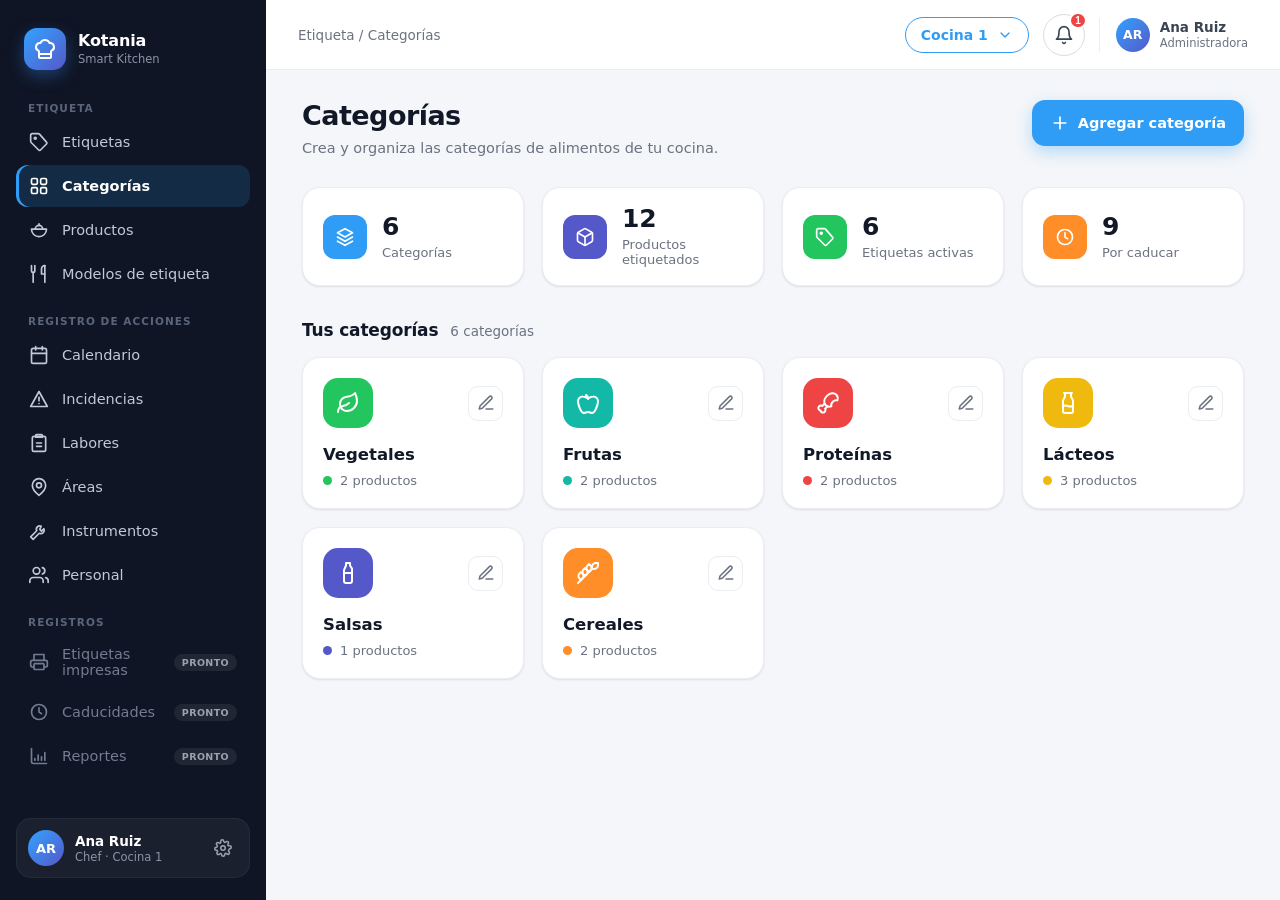
<file: index.html>
<!doctype html>
<html lang="es">

<head>
  <meta charset="utf-8">
  <meta http-equiv="refresh" content="0; url=categorias/index.html">
  <title>Kotania · Smart Kitchen</title>
</head>

<body>
  <p>Redirigiendo a <a href="categorias/index.html">Categorías</a>…</p>
</body>

</html>
</file>
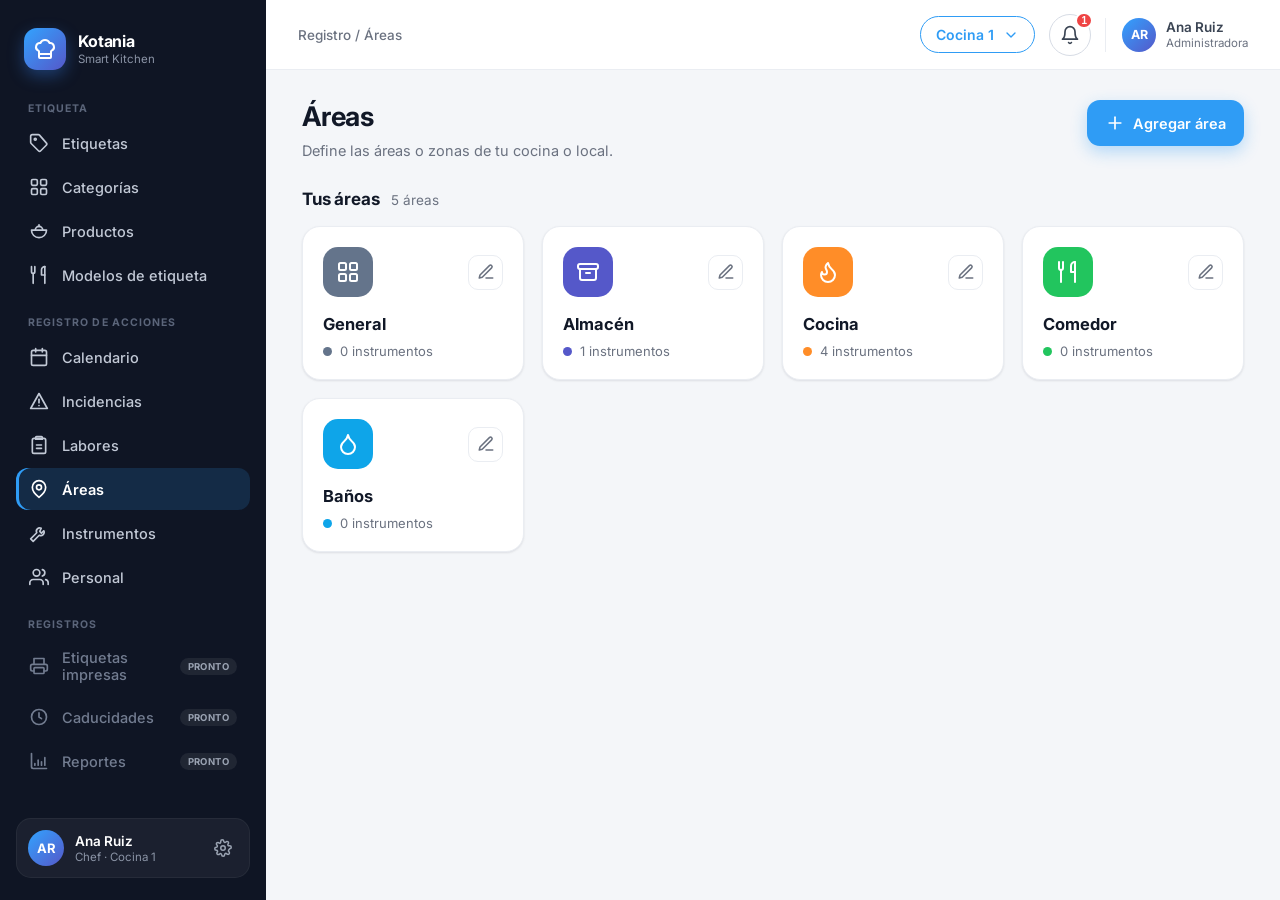
<file: areas/index.html>
<!doctype html>
<html lang="es">

<head>
  <meta charset="utf-8">
  <meta name="viewport" content="width=device-width, initial-scale=1">
  <title>Áreas · Kotania</title>
  <link rel="preconnect" href="https://fonts.googleapis.com">
  <link rel="preconnect" href="https://fonts.gstatic.com" crossorigin>
  <link href="https://fonts.googleapis.com/css2?family=Inter:wght@400;500;600;700;800&display=swap" rel="stylesheet">
  <link rel="stylesheet" href="../shared/common.css">
  <link rel="stylesheet" href="../shared/shell.css">
  <link rel="stylesheet" href="./areas.css">
</head>

<body>
  <script src="../shared/icons.js"></script>
  <div class="app" id="app">
    <aside class="sb" id="sidebar"></aside>
    <main class="main">
      <header class="topbar" id="topbar"></header>
      <div class="content">
        <div class="phead" id="phead"></div>
        <div id="screen-root"></div>
      </div>
    </main>
  </div>
  <input id="area-color-input" type="color" class="swatch-cpick" style="position:fixed;left:-9999px">
  <script src="../shared/store.js"></script>
  <script src="../shared/shell.js"></script>
  <script src="../shared/pickers.js"></script>
  <script src="./areas.js"></script>
</body>

</html>
</file>
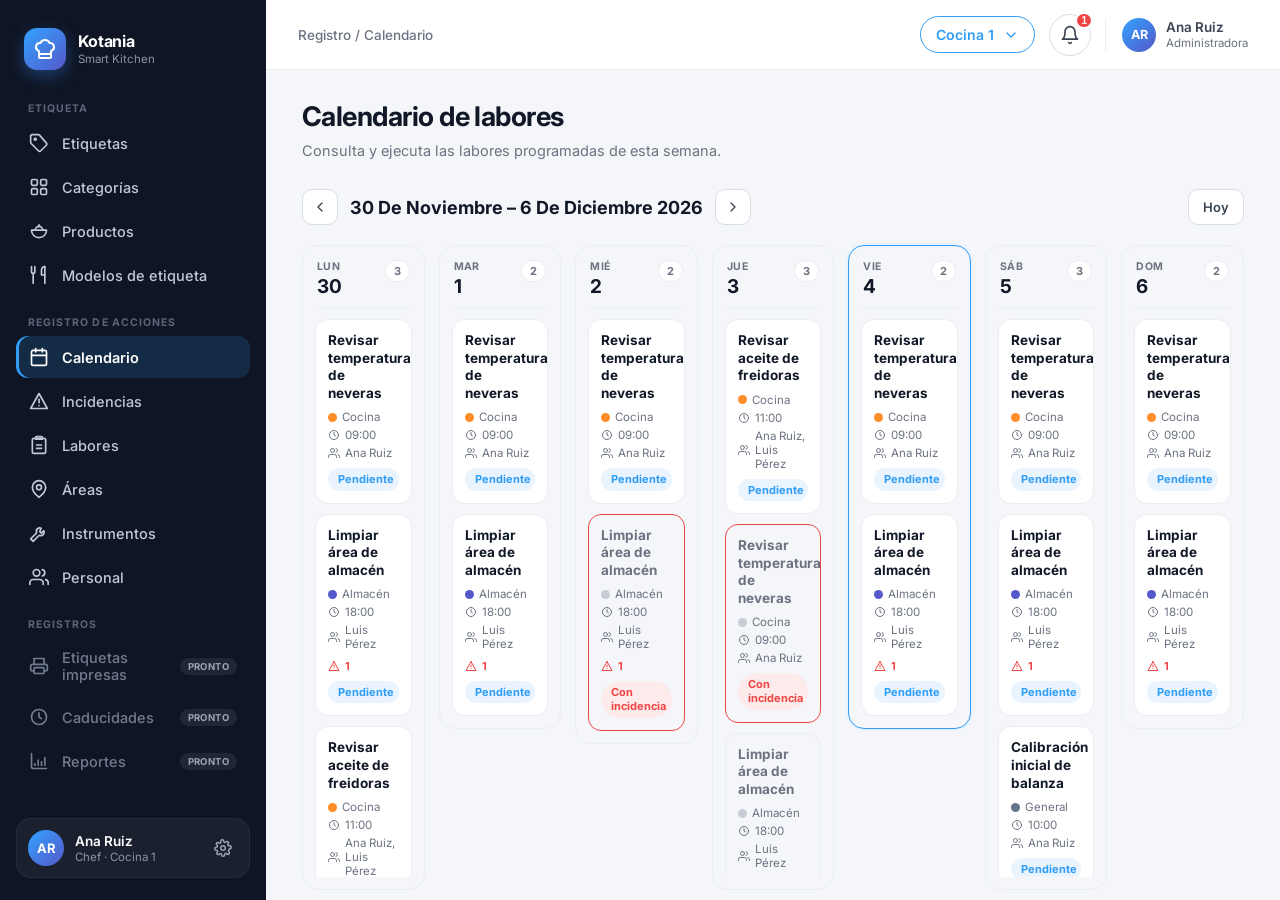
<file: calendario/index.html>
<!doctype html>
<html lang="es">

<head>
  <meta charset="utf-8">
  <meta name="viewport" content="width=device-width, initial-scale=1">
  <title>Calendario · Kotania</title>
  <link rel="preconnect" href="https://fonts.googleapis.com">
  <link rel="preconnect" href="https://fonts.gstatic.com" crossorigin>
  <link href="https://fonts.googleapis.com/css2?family=Inter:wght@400;500;600;700;800&display=swap" rel="stylesheet">
  <link rel="stylesheet" href="../shared/common.css">
  <link rel="stylesheet" href="../shared/shell.css">
  <link rel="stylesheet" href="./calendario.css">
</head>

<body>
  <script src="../shared/icons.js"></script>
  <div class="app" id="app">
    <aside class="sb" id="sidebar"></aside>
    <main class="main">
      <header class="topbar" id="topbar"></header>
      <div class="content">
        <div class="phead" id="phead"></div>
        <div id="screen-root"></div>
      </div>
    </main>
  </div>
  <script src="../shared/store.js"></script>
  <script src="../shared/shell.js"></script>
  <script src="../shared/image-upload.js"></script>
  <script src="./calendario.js"></script>
</body>

</html>
</file>
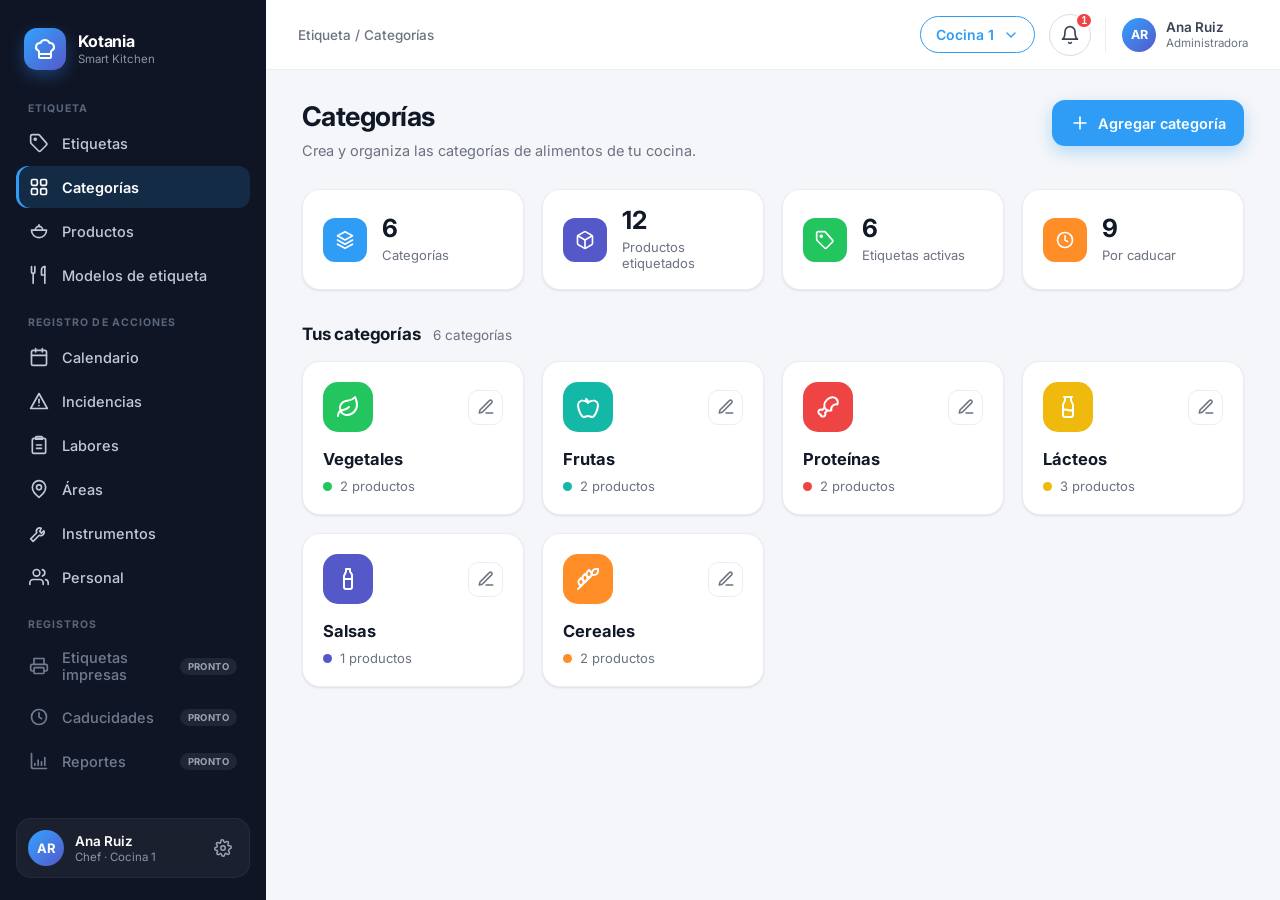
<file: categorias/index.html>
<!doctype html>
<html lang="es">

<head>
  <meta charset="utf-8">
  <meta name="viewport" content="width=device-width, initial-scale=1">
  <title>Categorías · Kotania</title>
  <link rel="preconnect" href="https://fonts.googleapis.com">
  <link rel="preconnect" href="https://fonts.gstatic.com" crossorigin>
  <link href="https://fonts.googleapis.com/css2?family=Inter:wght@400;500;600;700;800&display=swap" rel="stylesheet">
  <link rel="stylesheet" href="../shared/common.css">
  <link rel="stylesheet" href="../shared/shell.css">
  <link rel="stylesheet" href="./categorias.css">
</head>

<body>
  <script src="../shared/icons.js"></script>
  <div class="app" id="app">
    <aside class="sb" id="sidebar"></aside>
    <main class="main">
      <header class="topbar" id="topbar"></header>
      <div class="content">
        <div class="phead" id="phead"></div>
        <div id="screen-root"></div>
      </div>
    </main>
  </div>
  <input id="cat-color-input" type="color" class="swatch-cpick" style="position:fixed;left:-9999px">
  <script src="../shared/store.js"></script>
  <script src="../shared/shell.js"></script>
  <script src="./categorias.js"></script>
</body>

</html>
</file>
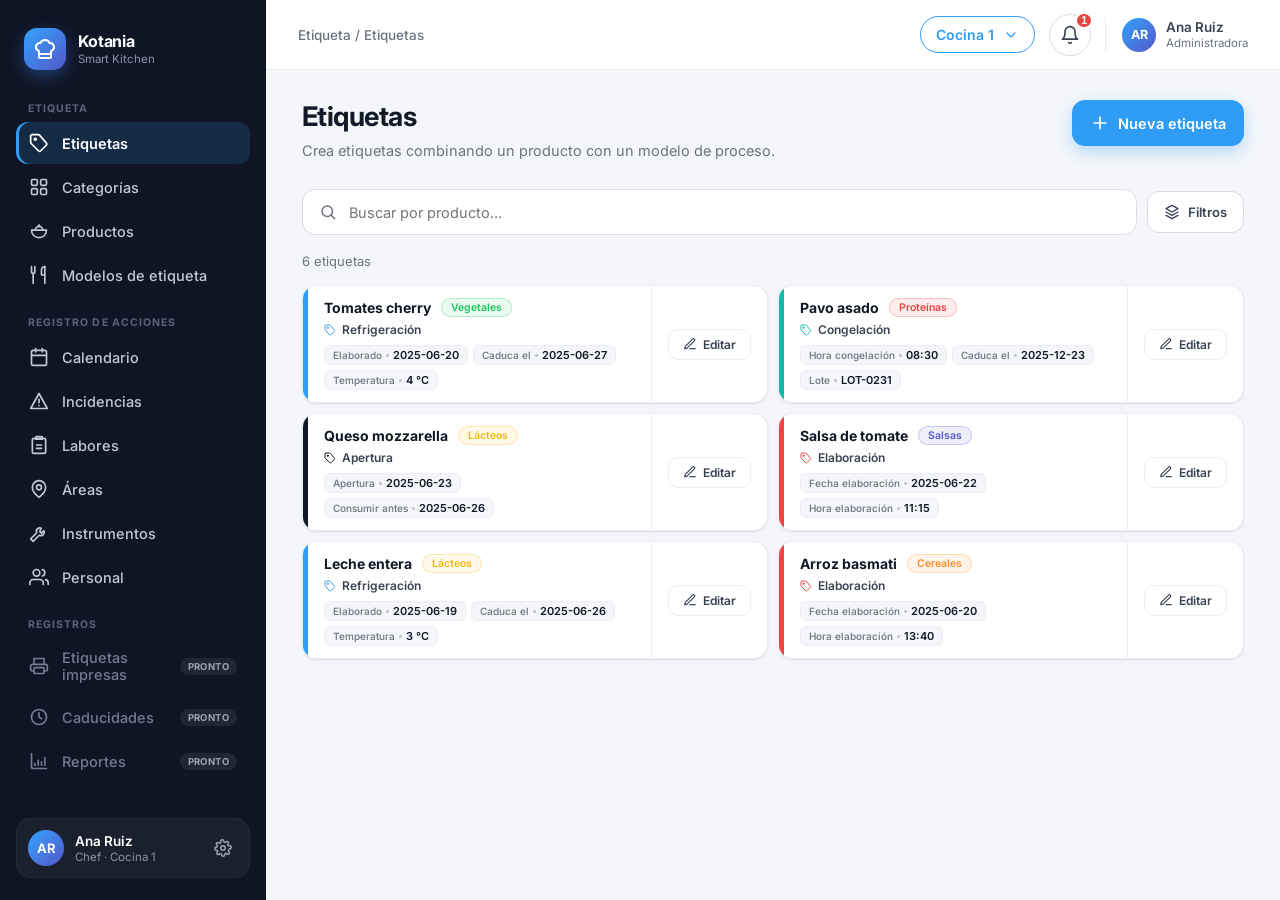
<file: etiquetas/index.html>
<!doctype html>
<html lang="es">

<head>
  <meta charset="utf-8">
  <meta name="viewport" content="width=device-width, initial-scale=1">
  <title>Etiquetas · Kotania</title>
  <link rel="preconnect" href="https://fonts.googleapis.com">
  <link rel="preconnect" href="https://fonts.gstatic.com" crossorigin>
  <link href="https://fonts.googleapis.com/css2?family=Inter:wght@400;500;600;700;800&display=swap" rel="stylesheet">
  <link rel="stylesheet" href="../shared/common.css">
  <link rel="stylesheet" href="../shared/shell.css">
  <link rel="stylesheet" href="./etiquetas.css">
</head>

<body>
  <script src="../shared/icons.js"></script>
  <div class="app" id="app">
    <aside class="sb" id="sidebar"></aside>
    <main class="main">
      <header class="topbar" id="topbar"></header>
      <div class="content">
        <div class="phead" id="phead"></div>
        <div id="screen-root"></div>
      </div>
    </main>
  </div>
  <script src="../shared/store.js"></script>
  <script src="../shared/shell.js"></script>
  <script src="../shared/label-render.js"></script>
  <script src="./etiquetas.js"></script>
</body>

</html>
</file>
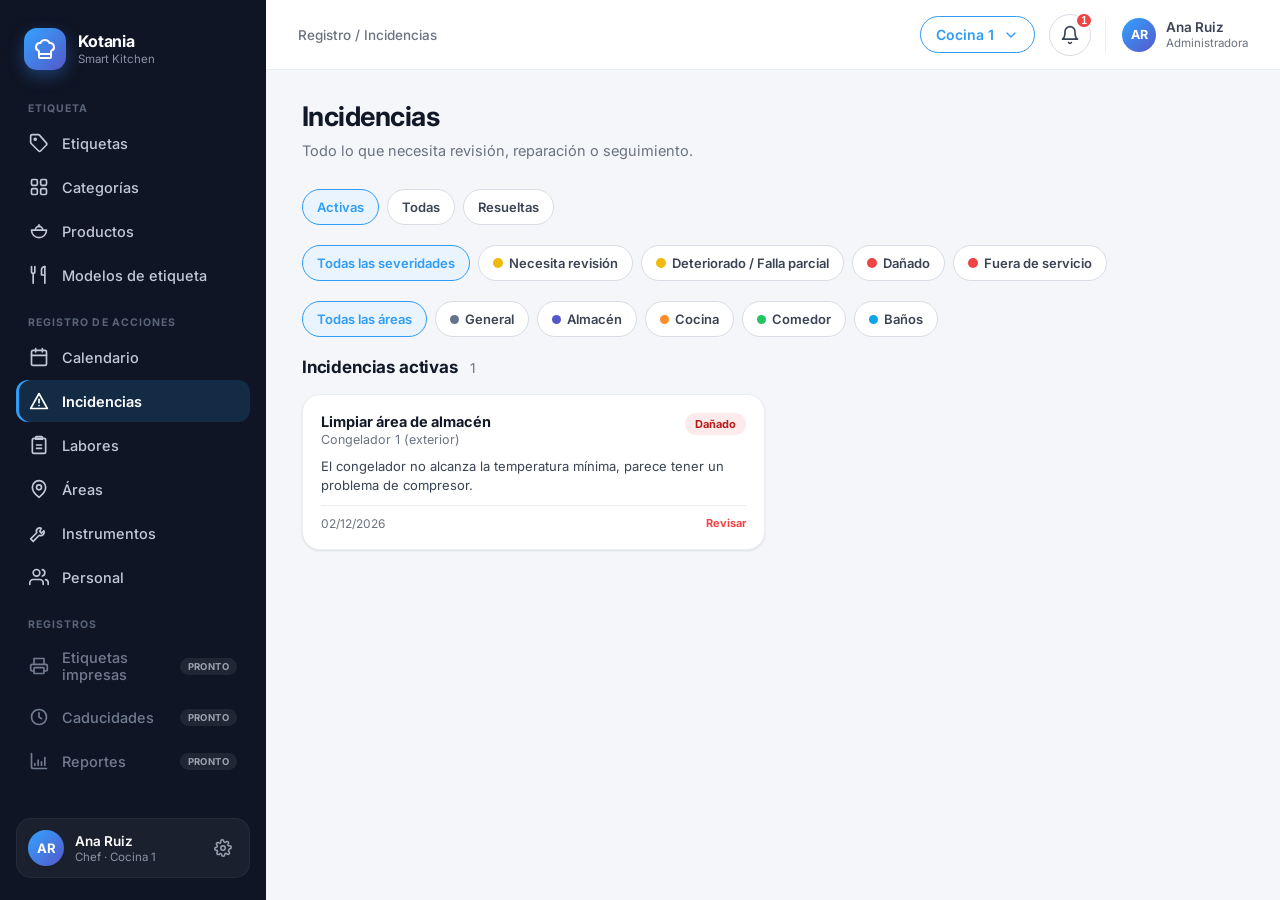
<file: incidencias/index.html>
<!doctype html>
<html lang="es">

<head>
  <meta charset="utf-8">
  <meta name="viewport" content="width=device-width, initial-scale=1">
  <title>Incidencias · Kotania</title>
  <link rel="preconnect" href="https://fonts.googleapis.com">
  <link rel="preconnect" href="https://fonts.gstatic.com" crossorigin>
  <link href="https://fonts.googleapis.com/css2?family=Inter:wght@400;500;600;700;800&display=swap" rel="stylesheet">
  <link rel="stylesheet" href="../shared/common.css">
  <link rel="stylesheet" href="../shared/shell.css">
  <link rel="stylesheet" href="./incidencias.css">
</head>

<body>
  <script src="../shared/icons.js"></script>
  <div class="app" id="app">
    <aside class="sb" id="sidebar"></aside>
    <main class="main">
      <header class="topbar" id="topbar"></header>
      <div class="content">
        <div class="phead" id="phead"></div>
        <div id="screen-root"></div>
      </div>
    </main>
  </div>
  <script src="../shared/store.js"></script>
  <script src="../shared/shell.js"></script>
  <script src="../shared/image-upload.js"></script>
  <script src="./incidencias.js"></script>
</body>

</html>
</file>
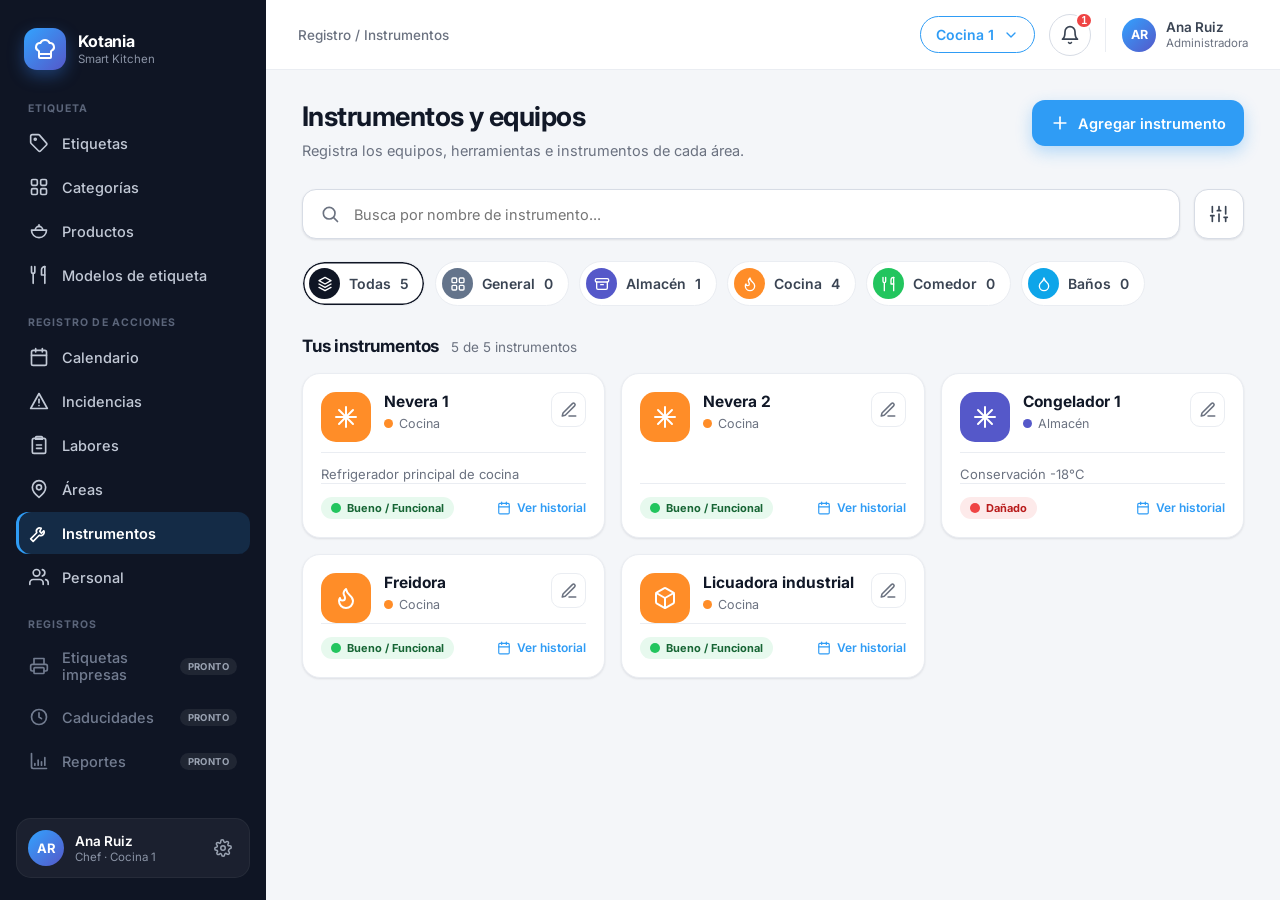
<file: instrumentos/index.html>
<!doctype html>
<html lang="es">

<head>
  <meta charset="utf-8">
  <meta name="viewport" content="width=device-width, initial-scale=1">
  <title>Instrumentos · Kotania</title>
  <link rel="preconnect" href="https://fonts.googleapis.com">
  <link rel="preconnect" href="https://fonts.gstatic.com" crossorigin>
  <link href="https://fonts.googleapis.com/css2?family=Inter:wght@400;500;600;700;800&display=swap" rel="stylesheet">
  <link rel="stylesheet" href="../shared/common.css">
  <link rel="stylesheet" href="../shared/shell.css">
  <link rel="stylesheet" href="./instrumentos.css">
</head>

<body>
  <script src="../shared/icons.js"></script>
  <div class="app" id="app">
    <aside class="sb" id="sidebar"></aside>
    <main class="main">
      <header class="topbar" id="topbar"></header>
      <div class="content">
        <div class="phead" id="phead"></div>
        <div id="screen-root"></div>
      </div>
    </main>
  </div>
  <script src="../shared/store.js"></script>
  <script src="../shared/shell.js"></script>
  <script src="../shared/pickers.js"></script>
  <script src="./instrumentos.js"></script>
</body>

</html>
</file>
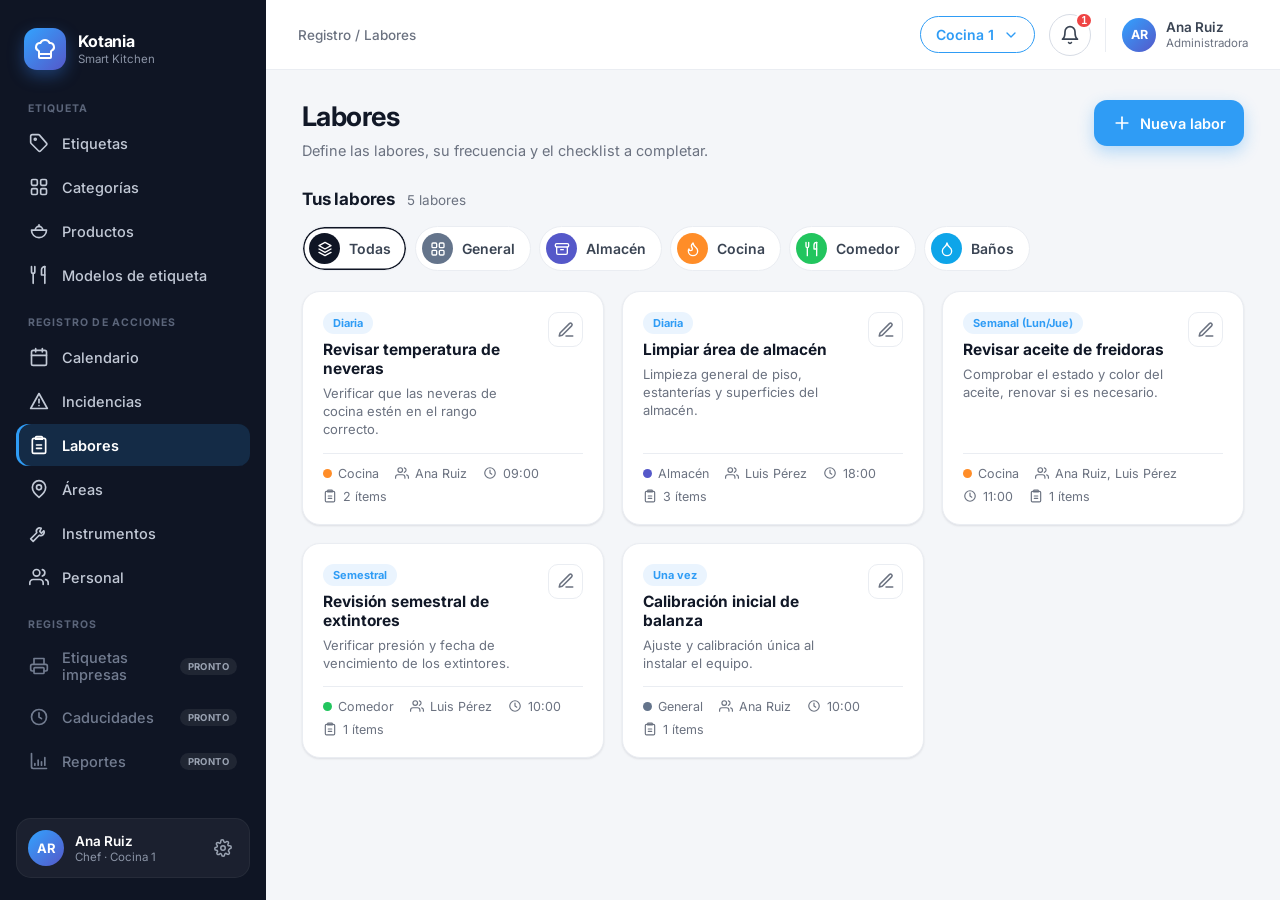
<file: labores/index.html>
<!doctype html>
<html lang="es">

<head>
  <meta charset="utf-8">
  <meta name="viewport" content="width=device-width, initial-scale=1">
  <title>Labores · Kotania</title>
  <link rel="preconnect" href="https://fonts.googleapis.com">
  <link rel="preconnect" href="https://fonts.gstatic.com" crossorigin>
  <link href="https://fonts.googleapis.com/css2?family=Inter:wght@400;500;600;700;800&display=swap" rel="stylesheet">
  <link rel="stylesheet" href="../shared/common.css">
  <link rel="stylesheet" href="../shared/shell.css">
  <link rel="stylesheet" href="./labores.css">
</head>

<body>
  <script src="../shared/icons.js"></script>
  <div class="app" id="app">
    <aside class="sb" id="sidebar"></aside>
    <main class="main">
      <header class="topbar" id="topbar"></header>
      <div class="content">
        <div class="phead" id="phead"></div>
        <div id="screen-root"></div>
      </div>
    </main>
  </div>
  <script src="../shared/store.js"></script>
  <script src="../shared/shell.js"></script>
  <script src="../shared/dropdown.js"></script>
  <script src="./labores.js"></script>
</body>

</html>
</file>
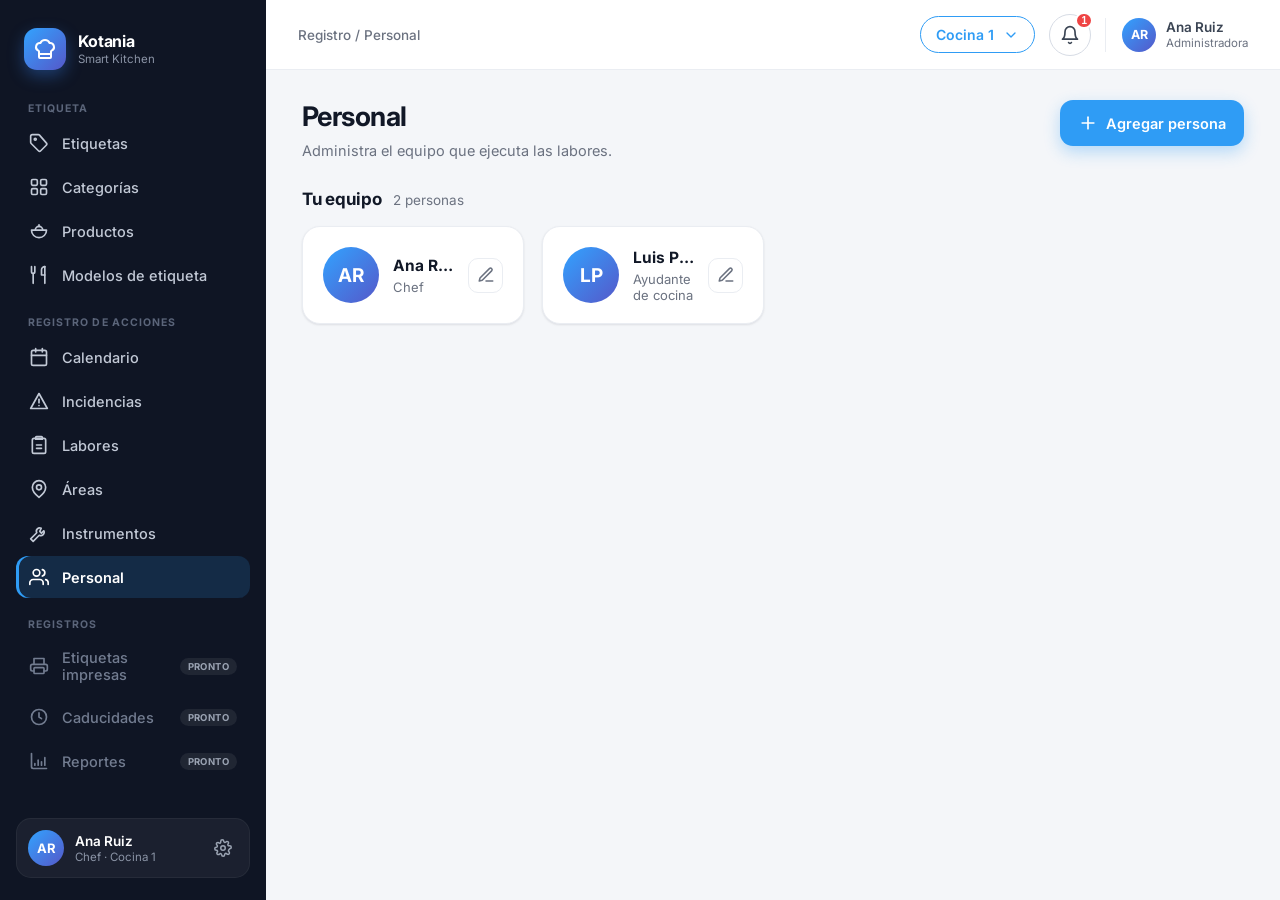
<file: personal/index.html>
<!doctype html>
<html lang="es">

<head>
  <meta charset="utf-8">
  <meta name="viewport" content="width=device-width, initial-scale=1">
  <title>Personal · Kotania</title>
  <link rel="preconnect" href="https://fonts.googleapis.com">
  <link rel="preconnect" href="https://fonts.gstatic.com" crossorigin>
  <link href="https://fonts.googleapis.com/css2?family=Inter:wght@400;500;600;700;800&display=swap" rel="stylesheet">
  <link rel="stylesheet" href="../shared/common.css">
  <link rel="stylesheet" href="../shared/shell.css">
  <link rel="stylesheet" href="./personal.css">
</head>

<body>
  <script src="../shared/icons.js"></script>
  <div class="app" id="app">
    <aside class="sb" id="sidebar"></aside>
    <main class="main">
      <header class="topbar" id="topbar"></header>
      <div class="content">
        <div class="phead" id="phead"></div>
        <div id="screen-root"></div>
      </div>
    </main>
  </div>
  <script src="../shared/store.js"></script>
  <script src="../shared/shell.js"></script>
  <script src="./personal.js"></script>
</body>

</html>
</file>
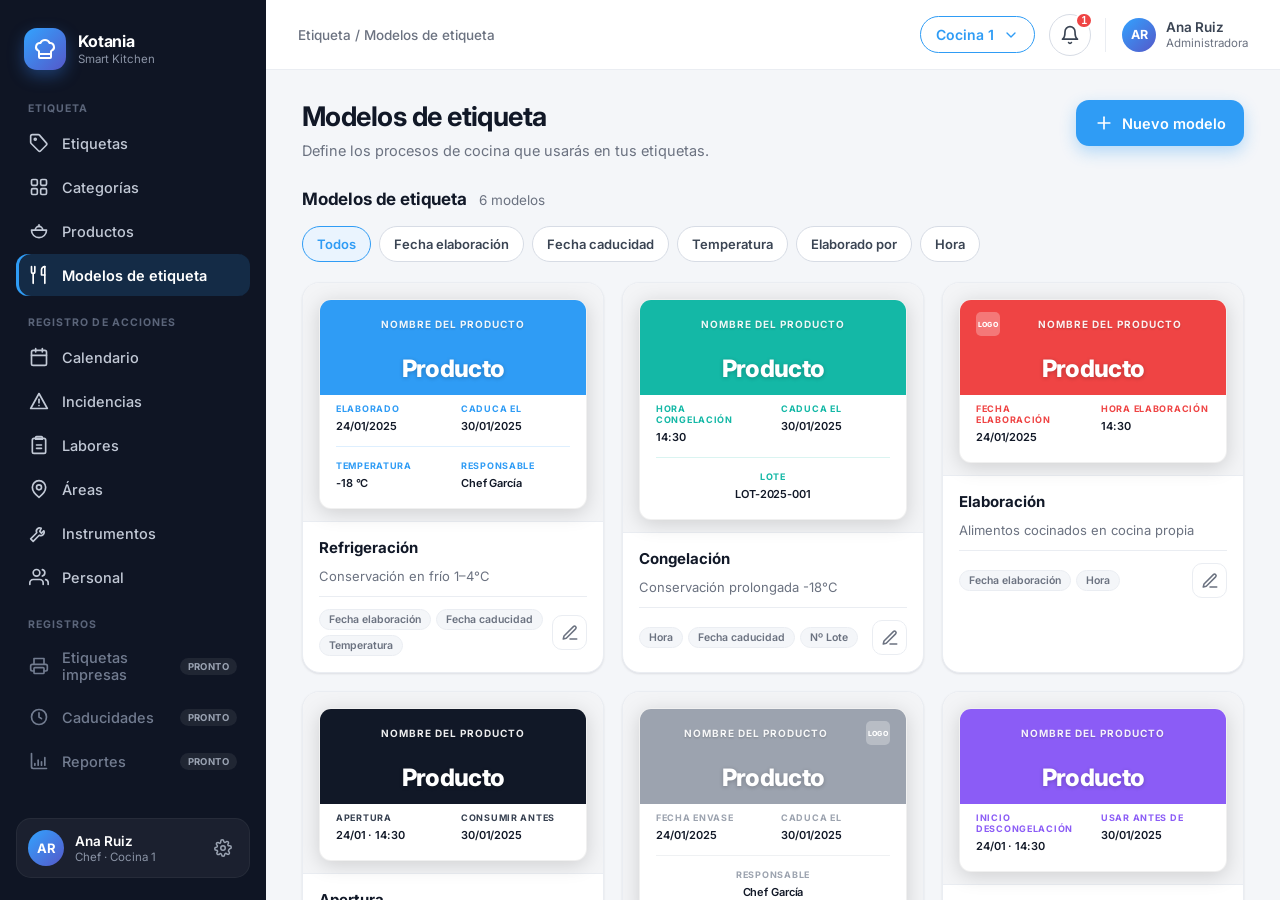
<file: procesos/index.html>
<!doctype html>
<html lang="es">

<head>
  <meta charset="utf-8">
  <meta name="viewport" content="width=device-width, initial-scale=1">
  <title>Modelos de etiqueta · Kotania</title>
  <link rel="preconnect" href="https://fonts.googleapis.com">
  <link rel="preconnect" href="https://fonts.gstatic.com" crossorigin>
  <link href="https://fonts.googleapis.com/css2?family=Inter:wght@400;500;600;700;800&display=swap" rel="stylesheet">
  <link rel="stylesheet" href="../shared/common.css">
  <link rel="stylesheet" href="../shared/shell.css">
  <link rel="stylesheet" href="./procesos.css">
</head>

<body>
  <script src="../shared/icons.js"></script>
  <div class="app" id="app">
    <aside class="sb" id="sidebar"></aside>
    <main class="main">
      <header class="topbar" id="topbar"></header>
      <div class="content">
        <div class="phead" id="phead"></div>
        <div id="screen-root"></div>
      </div>
    </main>
  </div>
  <input id="accent-color-input" type="color" class="swatch-cpick" style="position:fixed;left:-9999px">
  <script src="../shared/store.js"></script>
  <script src="../shared/shell.js"></script>
  <script src="../shared/label-render.js"></script>
  <script src="./procesos.js"></script>
</body>

</html>
</file>
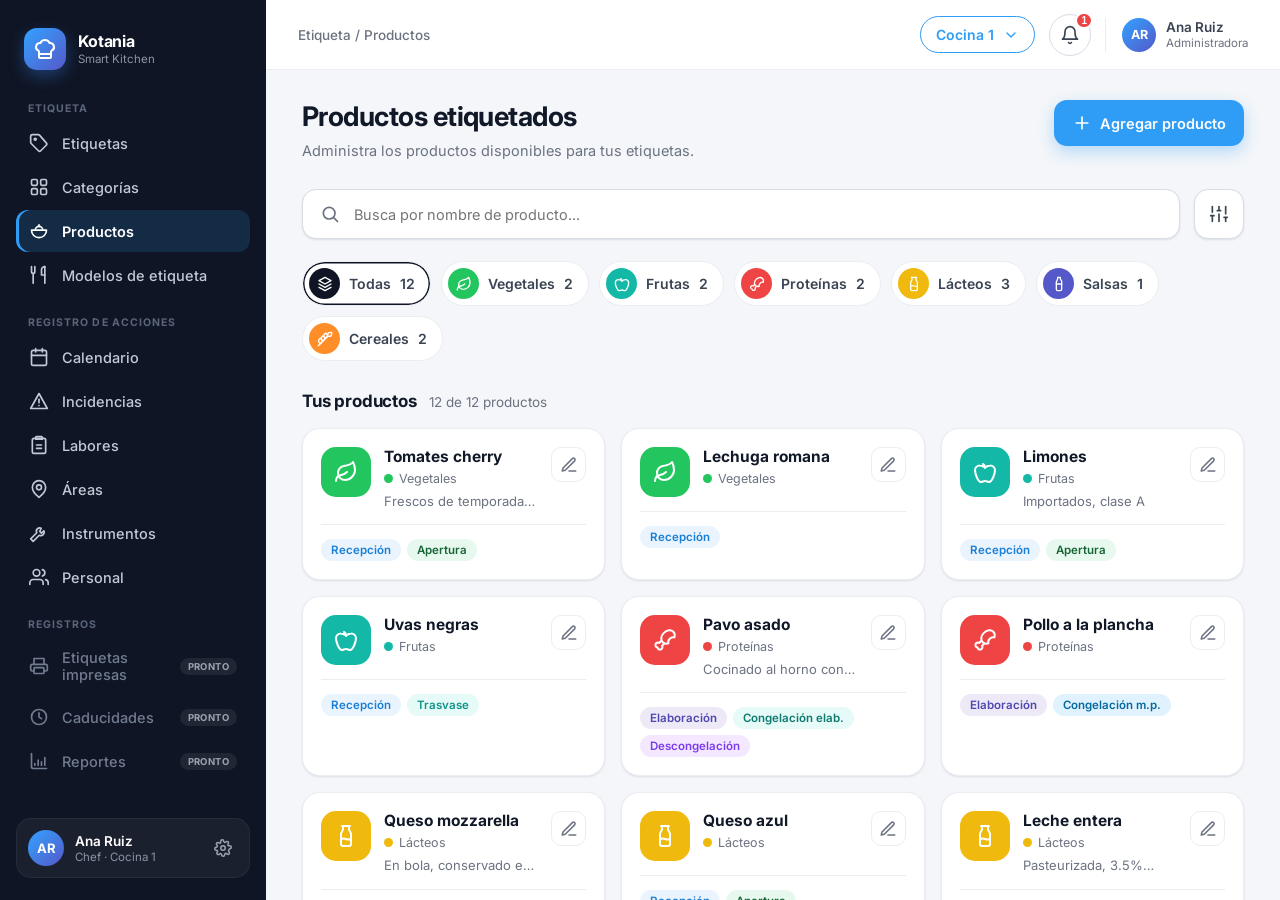
<file: productos/index.html>
<!doctype html>
<html lang="es">

<head>
  <meta charset="utf-8">
  <meta name="viewport" content="width=device-width, initial-scale=1">
  <title>Productos · Kotania</title>
  <link rel="preconnect" href="https://fonts.googleapis.com">
  <link rel="preconnect" href="https://fonts.gstatic.com" crossorigin>
  <link href="https://fonts.googleapis.com/css2?family=Inter:wght@400;500;600;700;800&display=swap" rel="stylesheet">
  <link rel="stylesheet" href="../shared/common.css">
  <link rel="stylesheet" href="../shared/shell.css">
  <link rel="stylesheet" href="./productos.css">
</head>

<body>
  <script src="../shared/icons.js"></script>
  <div class="app" id="app">
    <aside class="sb" id="sidebar"></aside>
    <main class="main">
      <header class="topbar" id="topbar"></header>
      <div class="content">
        <div class="phead" id="phead"></div>
        <div id="screen-root"></div>
      </div>
    </main>
  </div>
  <script src="../shared/store.js"></script>
  <script src="../shared/shell.js"></script>
  <script src="./productos.js"></script>
</body>

</html>
</file>
<file: shared/common.css>
* {
          box-sizing: border-box
        }

html,
        body {
          margin: 0;
          padding: 0
        }

:root {
          --brand: #2F9CF5;
          --brand-50: #EAF4FE;
          --navy: #0F1524;
          --bg: #F4F6F9;
          --surface: #FFFFFF;
          --line: #EAEDF2;
          --line-2: #D7DCE5;
          --t1: #111827;
          --t2: #3A4453;
          --t3: #6B7280;
          --green: #22C55E;
          --orange: #FF8D28;
          --yellow: #F0B90D;
          --red: #EF4444;
          --purple: #5558C9;
          --teal: #14B8A6;
          --grad: linear-gradient(135deg, #32A3FF 0%, #5558C9 100%);
          --sh-sm: 0 1px 2px rgba(16, 24, 40, .05), 0 1px 3px rgba(16, 24, 40, .05);
          --sh-lg: 0 16px 40px rgba(16, 24, 40, .12);
        }

.ic {
          fill: none;
          stroke: currentColor;
          stroke-width: 2;
          stroke-linecap: round;
          stroke-linejoin: round;
          display: block;
          flex-shrink: 0
        }

.ic12 {
          width: 12px;
          height: 12px
        }

.ic13 {
          width: 13px;
          height: 13px
        }

.ic14 {
          width: 14px;
          height: 14px
        }

.ic15 {
          width: 15px;
          height: 15px
        }

.ic16 {
          width: 16px;
          height: 16px
        }

.ic22 {
          width: 22px;
          height: 22px
        }

.ic18 {
          width: 18px;
          height: 18px
        }

.ic20 {
          width: 20px;
          height: 20px
        }

.ic24 {
          width: 24px;
          height: 24px
        }

.ic28 {
          width: 28px;
          height: 28px
        }

.btn {
          display: inline-flex;
          align-items: center;
          justify-content: center;
          gap: 8px;
          padding: 0 18px;
          height: 46px;
          border-radius: 13px;
          border: 0;
          font-family: inherit;
          font-size: 14.5px;
          font-weight: 600;
          cursor: pointer;
          transition: all .15s;
          white-space: nowrap
        }

.btn-primary {
          background: var(--brand);
          color: #fff;
          box-shadow: 0 6px 16px rgba(47, 156, 245, .32)
        }

.btn-ghost {
          background: #fff;
          color: var(--t2);
          border: 1px solid var(--line-2)
        }

.icb {
          border-radius: 14px;
          display: flex;
          align-items: center;
          justify-content: center;
          color: #fff;
          flex-shrink: 0
        }

.icb44 {
          width: 44px;
          height: 44px;
          border-radius: 12px
        }

.icb50 {
          width: 50px;
          height: 50px;
          border-radius: 15px
        }

.icb62 {
          width: 62px;
          height: 62px;
          border-radius: 18px
        }

.sectionhead {
          display: flex;
          align-items: baseline;
          gap: 12px;
          margin: 0 0 17px
        }

.sectionhead h2 {
          font-size: 17px;
          font-weight: 700;
          color: var(--t1);
          margin: 0;
          letter-spacing: -.01em
        }

.muted {
          color: var(--t3);
          font-size: 13.5px
        }

.dot {
          width: 9px;
          height: 9px;
          border-radius: 50%;
          flex-shrink: 0
        }

.iconbtn {
          width: 35px;
          height: 35px;
          border-radius: 10px;
          border: 1px solid var(--line);
          background: #fff;
          display: flex;
          align-items: center;
          justify-content: center;
          color: var(--t3);
          cursor: pointer;
          transition: all .15s;
          flex-shrink: 0
        }

.chip {
          display: flex;
          align-items: center;
          gap: 9px;
          padding: 6px 15px 6px 6px;
          border-radius: 999px;
          border: 1px solid var(--line);
          background: #fff;
          font-family: inherit;
          font-size: 14px;
          font-weight: 600;
          color: var(--t2);
          cursor: pointer;
          transition: all .15s
        }

.chipicon {
          width: 31px;
          height: 31px;
          border-radius: 999px;
          display: flex;
          align-items: center;
          justify-content: center;
          color: #fff;
          flex-shrink: 0
        }

.procgrid {
          display: grid;
          grid-template-columns: repeat(auto-fill, minmax(308px, 1fr));
          gap: 18px
        }

.proccard {
          background: #fff;
          border: 1px solid var(--line);
          border-radius: 18px;
          padding: 21px;
          box-shadow: var(--sh-sm);
          transition: all .18s
        }

.proccard-head {
          display: flex;
          align-items: center;
          justify-content: space-between;
          margin-bottom: 17px
        }

.procname {
          font-size: 17px;
          font-weight: 700;
          color: var(--t1);
          margin-bottom: 7px
        }

.procdesc {
          font-size: 13.5px;
          color: var(--t3);
          line-height: 1.5;
          margin-bottom: 17px;
          min-height: 40px
        }

.procmeta {
          display: flex;
          gap: 8px;
          margin-bottom: 17px;
          flex-wrap: wrap
        }

.metapill {
          display: flex;
          align-items: center;
          gap: 6px;
          font-size: 12.5px;
          font-weight: 600;
          color: var(--t2);
          background: var(--bg);
          padding: 7px 11px;
          border-radius: 10px;
          white-space: nowrap
        }

.procfoot {
          display: flex;
          align-items: center;
          gap: 8px;
          font-size: 13px;
          color: var(--t3);
          padding-top: 15px;
          border-top: 1px solid var(--line)
        }

.field {
          display: flex;
          flex-direction: column;
          gap: 11px
        }

.field label {
          font-size: 14.5px;
          font-weight: 600;
          color: var(--t2)
        }

.input {
          height: 50px;
          border-radius: 14px;
          border: 1px solid var(--line-2);
          padding: 0 16px;
          font-family: inherit;
          font-size: 15px;
          color: var(--t1);
          outline: 0;
          transition: all .15s;
          width: 100%;
          background: #fff
        }

.swfill-rainbow {
          background: conic-gradient(from 0deg, #EF4444, #FF8D28, #F0B90D, #22C55E, #2F9CF5, #5558C9, #EC4899, #EF4444);
          display: flex;
          align-items: center;
          justify-content: center;
          width: 100%;
          height: 100%;
          border-radius: 50%
        }

.swatch-cpick {
          position: absolute;
          opacity: 0;
          width: 1px;
          height: 1px;
          pointer-events: none;
          top: 0;
          left: 0;
          border: 0;
          padding: 0
        }

.editactions {
          display: flex;
          gap: 14px;
          margin-top: 6px
        }

.editside {
          display: flex;
          flex-direction: column;
          gap: 18px;
          position: sticky;
          top: 24px
        }

.sidecard {
          background: #fff;
          border: 1px solid var(--line);
          border-radius: 20px;
          padding: 22px;
          box-shadow: var(--sh-sm)
        }

.sidelabel {
          font-size: 10.5px;
          font-weight: 700;
          letter-spacing: .1em;
          text-transform: uppercase;
          color: var(--t3);
          margin-bottom: 18px
        }

.tipcard {
          background: var(--brand-50);
          border: 1px solid #d4e7fb;
          border-radius: 18px;
          padding: 21px
        }

.tiphead {
          display: flex;
          align-items: center;
          gap: 9px;
          font-weight: 700;
          color: var(--t1);
          font-size: 14.5px;
          margin-bottom: 13px
        }

.tiplist {
          margin: 0;
          padding-left: 19px;
          color: var(--t2);
          font-size: 13.5px;
          line-height: 1.75
        }

.empty {
          display: flex;
          flex-direction: column;
          align-items: center;
          justify-content: center;
          text-align: center;
          padding: 64px 20px;
          background: #fff;
          border: 1px dashed var(--line-2);
          border-radius: 20px
        }

.empty h3 {
          font-size: 16px;
          font-weight: 700;
          color: var(--t2);
          margin: 0 0 6px
        }

.empty p {
          font-size: 13.5px;
          color: var(--t3);
          margin: 0
        }

.compact .statgrid {
          gap: 13px;
          margin-bottom: 26px
        }

.compact .catgrid {
          gap: 13px
        }

.compact .prodgrid {
          gap: 12px
        }

.select {
          height: 50px;
          border-radius: 14px;
          border: 1px solid var(--line-2);
          padding: 0 16px;
          font-family: inherit;
          font-size: 15px;
          color: var(--t1);
          outline: 0;
          width: 100%;
          background: #fff url("data:image/svg+xml,%3Csvg viewBox='0 0 24 24' fill='none' stroke='%236b7280' stroke-width='2' xmlns='http://www.w3.org/2000/svg'%3E%3Cpath d='m6 9 6 6 6-6'/%3E%3C/svg%3E") no-repeat right 14px center/18px;
          appearance: none;
          cursor: pointer;
          transition: all .15s
        }

.textarea {
          border-radius: 14px;
          border: 1px solid var(--line-2);
          padding: 14px 16px;
          font-family: inherit;
          font-size: 15px;
          color: var(--t1);
          outline: 0;
          width: 100%;
          background: #fff;
          resize: vertical;
          min-height: 86px;
          line-height: 1.5;
          transition: all .15s
        }

.toggle {
          position: relative;
          display: inline-flex;
          width: 40px;
          height: 23px;
          flex-shrink: 0
        }

.toggle input {
          opacity: 0;
          width: 0;
          height: 0;
          position: absolute
        }

.tslider {
          position: absolute;
          inset: 0;
          background: #d1d5db;
          border-radius: 999px;
          transition: all .22s;
          cursor: pointer
        }

.tslider::before {
          content: '';
          position: absolute;
          width: 17px;
          height: 17px;
          border-radius: 50%;
          background: #fff;
          top: 3px;
          left: 3px;
          transition: all .22s;
          box-shadow: 0 1px 3px rgba(0, 0, 0, .22)
        }

input:checked+.tslider {
          background: var(--brand)
        }

input:checked+.tslider::before {
          transform: translateX(17px)
        }

.lfield-type {
          height: 40px;
          border-radius: 11px;
          border: 1.5px solid var(--line-2);
          padding: 0 12px;
          font-family: inherit;
          font-size: 13.5px;
          color: var(--t1);
          background: #fff url("data:image/svg+xml,%3Csvg viewBox='0 0 24 24' fill='none' stroke='%236b7280' stroke-width='2' xmlns='http://www.w3.org/2000/svg'%3E%3Cpath d='m6 9 6 6 6-6'/%3E%3C/svg%3E") no-repeat right 10px center/16px;
          appearance: none;
          outline: 0;
          cursor: pointer;
          width: 100%
        }

.typo-row {
          display: flex;
          gap: 8px
        }

.typo-btn {
          display: flex;
          align-items: center;
          gap: 7px;
          padding: 10px 12px;
          border-radius: 11px;
          border: 1.5px solid var(--line-2);
          background: #fff;
          font-family: inherit;
          font-size: 13px;
          color: var(--t2);
          cursor: pointer;
          transition: all .15s;
          flex: 1;
          justify-content: center;
          font-weight: 500
        }

.typo-btn.on {
          border-color: var(--brand);
          background: var(--brand-50);
          color: var(--brand)
        }

.lprev-title {
          font-size: 10.5px;
          font-weight: 700;
          letter-spacing: .1em;
          text-transform: uppercase;
          color: var(--t3);
          margin-bottom: 18px;
          display: flex;
          align-items: center;
          justify-content: space-between
        }

.lr-header {
          display: flex;
          align-items: center;
          padding: 11px 16px;
          min-height: 48px;
          flex-shrink: 0;
          gap: 10px
        }

.lr-logo-ph {
          width: 24px;
          height: 24px;
          border-radius: 5px;
          background: rgba(255, 255, 255, .28);
          display: flex;
          align-items: center;
          justify-content: center;
          font-size: 7px;
          font-weight: 800;
          color: #fff;
          letter-spacing: .04em;
          flex-shrink: 0
        }

.lr-body {
          display: flex;
          flex-direction: column;
          padding: 14px 16px 18px;
          gap: 12px
        }

.lr-divider {
          height: 1px;
          margin: 3px 0;
          opacity: .25;
          flex-shrink: 0
        }

.lr-name-row {
          display: flex;
          align-items: center;
          gap: 8px;
          padding: 3px 0
        }

.lr-row {
          display: flex;
          gap: 16px
        }

.lr-field {
          flex: 1;
          display: flex;
          flex-direction: column;
          gap: 5px;
          min-width: 0
        }

.lr-lbl {
          font-size: 10px;
          text-transform: uppercase;
          letter-spacing: .08em;
          font-weight: 700;
          color: #374151
        }

.lr-val {
          font-size: 13px;
          font-weight: 600;
          letter-spacing: -.01em
        }

.lr-namelbl {
          flex: 1;
          font-size: 10px;
          color: rgba(255, 255, 255, .92);
          font-weight: 700;
          text-transform: uppercase;
          letter-spacing: .1em;
          text-align: center;
          text-shadow: 0 1px 2px rgba(0, 0, 0, .2)
        }

.lr-namebar {
          padding: 8px 16px 14px
        }

.lr-namebar-text {
          font-size: 24px;
          font-weight: 800;
          color: #fff;
          letter-spacing: -.03em;
          line-height: 1.05;
          text-shadow: 0 1px 4px rgba(0, 0, 0, .22);
          width: 100%;
          text-align: center
        }

.modelothumb {
          height: 88px;
          display: flex;
          align-items: center;
          padding: 14px 18px;
          gap: 12px
        }

.modelothumb-name {
          font-size: 15px;
          font-weight: 800;
          color: #fff;
          letter-spacing: -.01em;
          flex: 1;
          text-shadow: 0 1px 3px rgba(0, 0, 0, .25);
          line-height: 1.1
        }

.modelothumb-lines {
          display: flex;
          flex-direction: column;
          gap: 5px;
          opacity: .55
        }

.modelothumb-line {
          height: 7px;
          border-radius: 3px;
          background: rgba(255, 255, 255, .65)
        }

.modelo-scheme {
          font-size: 11.5px;
          font-weight: 600;
          padding: 4px 10px;
          border-radius: 999px;
          background: var(--bg);
          color: var(--t3)
        }

.etiqgrid {
          display: grid;
          grid-template-columns: repeat(auto-fill, minmax(280px, 1fr));
          gap: 18px
        }

.etiqcard {
          background: #fff;
          border: 1px solid var(--line);
          border-radius: 18px;
          overflow: hidden;
          box-shadow: var(--sh-sm);
          transition: all .18s;
          display: flex;
          flex-direction: column
        }

.etiq-mini-header {
          display: flex;
          align-items: center;
          padding: 8px 14px;
          min-height: 32px;
          gap: 8px
        }

.etiq-mini-namelbl {
          flex: 1;
          font-size: 6.5px;
          color: rgba(255, 255, 255, .8);
          font-weight: 700;
          text-transform: uppercase;
          letter-spacing: .1em;
          text-align: center
        }

.etiq-mini-namebar {
          padding: 3px 14px 10px
        }

.etiq-mini-name {
          font-size: 15px;
          font-weight: 800;
          color: #fff;
          letter-spacing: -.02em;
          line-height: 1;
          text-shadow: 0 1px 4px rgba(0, 0, 0, .22)
        }

.etiqcard-body {
          padding: 14px 16px;
          display: flex;
          flex-direction: column;
          gap: 10px;
          flex: 1
        }

.etiq-prodname {
          font-size: 14.5px;
          font-weight: 700;
          color: var(--t1)
        }

.etiq-catrow {
          font-size: 12px;
          color: var(--t3);
          display: flex;
          align-items: center;
          gap: 5px
        }

.etiq-foot {
          display: flex;
          align-items: center;
          justify-content: space-between;
          padding-top: 10px;
          border-top: 1px solid var(--line)
        }

.etiq-modelbadge {
          font-size: 11.5px;
          font-weight: 600;
          padding: 4px 10px;
          border-radius: 999px;
          background: var(--bg);
          color: var(--t2);
          border: 1px solid var(--line)
        }

.etiq-printbtn {
          display: flex;
          align-items: center;
          gap: 6px;
          padding: 8px 14px;
          border-radius: 10px;
          border: 1.5px solid var(--line);
          background: #fff;
          font-family: inherit;
          font-size: 12.5px;
          font-weight: 700;
          color: var(--brand);
          cursor: pointer;
          transition: all .15s
        }

.etiq-creator {
          display: grid;
          grid-template-columns: 1.3fr 1fr;
          gap: 24px;
          align-items: start
        }

.selprod-card {
          display: flex;
          align-items: center;
          gap: 11px;
          padding: 12px 13px;
          border-radius: 13px;
          border: 2px solid var(--line);
          background: var(--bg);
          cursor: pointer;
          transition: all .15s;
          font-family: inherit;
          text-align: left;
          width: 100%
        }

.selprod-card.sel {
          border-color: var(--brand);
          background: var(--brand-50)
        }

.selmod-card {
          border-radius: 13px;
          border: 2px solid var(--line);
          overflow: hidden;
          cursor: pointer;
          transition: all .15s;
          width: 100%;
          background: transparent;
          font-family: inherit;
          text-align: left;
          display: block
        }

.selmod-card.sel {
          border-color: var(--brand);
          box-shadow: 0 0 0 3px var(--brand-50)
        }

.selmod-thumb {
          height: 52px;
          display: flex;
          align-items: center;
          padding: 10px 13px
        }

.selmod-name {
          font-size: 13px;
          font-weight: 800;
          color: #fff;
          text-shadow: 0 1px 3px rgba(0, 0, 0, .22);
          letter-spacing: -.01em
        }

.selmod-body {
          padding: 10px 13px;
          background: #fff
        }

.selmod-desc {
          font-size: 11.5px;
          color: var(--t3);
          line-height: 1.35
        }

.etiq-prev-sticky {
          position: sticky;
          top: 24px;
          display: flex;
          flex-direction: column;
          gap: 16px
        }

.etiq-big-render {
          border-radius: 16px;
          overflow: hidden;
          box-shadow: 0 8px 32px rgba(0, 0, 0, .15);
          border: 2px solid rgba(0, 0, 0, .06)
        }

.etiq-big-header {
          display: flex;
          align-items: center;
          padding: 13px 20px;
          min-height: 52px;
          gap: 10px
        }

.etiq-big-namelbl {
          flex: 1;
          font-size: 11px;
          color: rgba(255, 255, 255, .92);
          font-weight: 700;
          text-transform: uppercase;
          letter-spacing: .12em;
          text-align: center;
          text-shadow: 0 1px 2px rgba(0, 0, 0, .2)
        }

.etiq-big-namebar {
          padding: 8px 20px 16px
        }

.etiq-big-name {
          font-size: 28px;
          font-weight: 800;
          color: #fff;
          letter-spacing: -.03em;
          line-height: 1;
          text-shadow: 0 2px 6px rgba(0, 0, 0, .2);
          width: 100%;
          text-align: center
        }

.etiq-big-body {
          padding: 14px 20px 20px;
          background: #fff;
          display: flex;
          flex-direction: column;
          gap: 12px
        }

.etiq-big-row {
          display: flex;
          gap: 18px
        }

.etiq-big-field {
          flex: 1;
          display: flex;
          flex-direction: column;
          gap: 5px
        }

.etiq-big-val {
          font-size: 15px;
          font-weight: 600;
          letter-spacing: -.01em
        }

.etiq-statsbar {
          display: grid;
          grid-template-columns: repeat(3, 1fr);
          gap: 14px;
          margin-bottom: 22px
        }

.etiq-stat {
          display: flex;
          align-items: center;
          gap: 14px;
          background: #fff;
          border: 1px solid var(--line);
          border-radius: 16px;
          padding: 16px 18px;
          box-shadow: var(--sh-sm)
        }

.etiq-stat-ico {
          width: 42px;
          height: 42px;
          border-radius: 12px;
          display: flex;
          align-items: center;
          justify-content: center;
          flex-shrink: 0
        }

.etiq-stat-val {
          font-size: 22px;
          font-weight: 800;
          color: var(--t1);
          letter-spacing: -.02em;
          line-height: 1
        }

.etiq-stat-lbl {
          font-size: 12px;
          color: var(--t3);
          margin-top: 3px
        }

.etiq-catscroll {
          display: flex;
          gap: 8px;
          overflow-x: auto;
          padding-bottom: 2px;
          margin-bottom: 18px;
          -ms-overflow-style: none;
          scrollbar-width: none
        }

.etiq-catscroll::-webkit-scrollbar {
          display: none
        }

.ecatchip {
          display: flex;
          align-items: center;
          gap: 7px;
          height: 36px;
          padding: 0 13px;
          border-radius: 999px;
          border: 1.5px solid var(--line-2);
          background: #fff;
          font-family: inherit;
          font-size: 13px;
          font-weight: 600;
          color: var(--t2);
          cursor: pointer;
          transition: all .15s;
          white-space: nowrap;
          flex-shrink: 0
        }

.ecatchip.on {
          border-color: var(--brand);
          background: var(--brand-50);
          color: var(--brand)
        }

.etiq-filter-badge {
          background: var(--brand);
          color: #fff;
          font-size: 10px;
          font-weight: 700;
          border-radius: 999px;
          padding: 1px 6px;
          line-height: 1.4
        }

.etiq-filter-sect {
          display: flex;
          flex-direction: column;
          gap: 8px
        }

.etiq-filter-sect-lbl {
          font-size: 11px;
          font-weight: 700;
          text-transform: uppercase;
          letter-spacing: .06em;
          color: var(--t3)
        }

.etiq-filter-chips {
          display: flex;
          flex-wrap: wrap;
          gap: 6px
        }

.prod-pager-dot {
          width: 7px;
          height: 7px;
          border-radius: 50%;
          background: var(--line-2);
          transition: all .15s
        }

.prod-pager-dot.on {
          background: var(--brand);
          width: 18px;
          border-radius: 4px
        }

.selmod-v2 {
          border-radius: 14px;
          border: 2px solid var(--line);
          overflow: hidden;
          cursor: pointer;
          transition: all .15s;
          width: 100%;
          background: #fff;
          font-family: inherit;
          text-align: left;
          display: flex;
          align-items: stretch
        }

.selmod-v2.sel {
          border-color: var(--brand);
          box-shadow: 0 0 0 3px var(--brand-50)
        }

.selmod-v2 {
          align-items: stretch
        }

.prev-field-wrap {
          position: relative
        }

.prev-field-btn {
          display: flex;
          flex-direction: column;
          gap: 3px;
          flex: 1;
          cursor: pointer;
          border-radius: 8px;
          padding: 4px 6px;
          margin: -4px -6px;
          transition: background .12s;
          text-align: left;
          border: 0;
          background: transparent;
          font-family: inherit;
          width: 100%
        }

.prev-field-btn:hover {
          background: rgba(47, 156, 245, .08)
        }

.prev-field-edit {
          position: absolute;
          top: calc(100% + 5px);
          left: 0;
          z-index: 60;
          background: #fff;
          border: 1.5px solid var(--brand);
          border-radius: 13px;
          box-shadow: 0 8px 28px rgba(16, 24, 40, .16);
          padding: 14px;
          min-width: 200px;
          display: flex;
          flex-direction: column;
          gap: 10px
        }

.prev-field-input {
          height: 40px;
          border-radius: 10px;
          border: 1.5px solid var(--line-2);
          padding: 0 12px;
          font-family: inherit;
          font-size: 14px;
          color: var(--t1);
          outline: 0;
          width: 100%;
          background: #fff;
          transition: border-color .15s
        }

.prev-field-input:focus {
          border-color: var(--brand)
        }

.prev-name-row {
          display: flex;
          align-items: center;
          padding: 6px 0;
          gap: 8px
        }

.ec-field-pop {
          position: absolute;
          top: calc(100% + 6px);
          left: 0;
          z-index: 60;
          background: #fff;
          border: 1.5px solid var(--brand);
          border-radius: 13px;
          box-shadow: 0 10px 30px rgba(16, 24, 40, .18);
          padding: 14px;
          min-width: 210px;
          display: flex;
          flex-direction: column;
          gap: 10px;
          cursor: default
        }

@media (max-width: 768px) {

  .procgrid {
              grid-template-columns: 1fr
            }

  .etiqgrid {
              grid-template-columns: 1fr
            }

  .editside {
              position: static !important
            }

  .etiq-creator {
              grid-template-columns: 1fr
            }

  .sectionhead {
              flex-wrap: wrap;
              gap: 6px
            }

  .btn {
              height: 42px;
              font-size: 14px;
              padding: 0 14px
            }

  .sidecard {
              padding: 18px
            }

  /* Botones guardar/cancelar apilados */
            .editactions {
              flex-direction: column
            }

  .editactions .btn {
              width: 100%
            }

  /* Pills de proceso/producto más compactas */
            .procmeta {
              gap: 6px
            }

  /* Modelo card thumbnail más compacto */
            .modelothumb {
              height: 72px;
              padding: 12px 14px
            }

  /* Prevenir scroll horizontal global */
            html,
            body {
              overflow-x: hidden
            }

}

.editwrap {
          display: grid;
          grid-template-columns: 1.45fr 1fr;
          gap: 24px;
          align-items: start
        }

.editcard {
          background: #fff;
          border: 1px solid var(--line);
          border-radius: 20px;
          padding: 28px;
          box-shadow: var(--sh-sm);
          display: flex;
          flex-direction: column;
          gap: 26px
        }

.swatches {
          display: flex;
          flex-wrap: wrap;
          gap: 13px
        }

.swatch {
          width: 42px;
          height: 42px;
          border-radius: 50%;
          border: 0;
          background: transparent;
          padding: 4px;
          cursor: pointer;
          display: flex;
          align-items: center;
          justify-content: center;
          transition: all .12s
        }

.swfill {
          width: 100%;
          height: 100%;
          border-radius: 50%
        }

.ig-wrap {
          display: flex;
          flex-direction: column;
          gap: 14px
        }

.ig-toprow {
          display: flex;
          align-items: center;
          gap: 12px
        }

.ig-search {
          flex: 1;
          display: flex;
          align-items: center;
          gap: 10px;
          background: var(--bg);
          border: 1px solid var(--line);
          border-radius: 11px;
          padding: 0 14px;
          height: 42px
        }

.ig-search input {
          flex: 1;
          border: 0;
          outline: 0;
          font-family: inherit;
          font-size: 14px;
          background: transparent;
          color: var(--t1)
        }

.iconpick {
          display: grid;
          grid-template-columns: repeat(auto-fill, minmax(78px, 1fr));
          gap: 10px
        }

.iconopt {
          border-radius: 16px;
          border: 1.5px solid var(--line-2);
          background: #fff;
          display: flex;
          flex-direction: column;
          align-items: center;
          justify-content: center;
          gap: 5px;
          color: var(--t2);
          cursor: pointer;
          transition: all .15s;
          padding: 12px 4px 8px;
          min-height: 76px
        }

.iconopt.on {
          border-color: var(--brand);
          background: var(--brand-50);
          color: var(--brand)
        }

.iconlabel {
          font-size: 10px;
          font-weight: 500;
          color: inherit;
          text-align: center;
          line-height: 1.2;
          white-space: nowrap;
          overflow: hidden;
          text-overflow: ellipsis;
          width: 100%;
          padding: 0 4px
        }

.iconopt-upload {
          border-style: dashed;
          color: var(--t3)
        }

.pvcard {
          display: flex;
          flex-direction: column;
          align-items: flex-start;
          border: 1px dashed var(--line-2);
          border-radius: 18px;
          padding: 22px
        }

@media (max-width: 768px) {

  .editwrap {
              grid-template-columns: 1fr
            }

  .editside {
              position: static !important
            }

  .swatches {
              gap: 8px
            }

  .iconpick {
              grid-template-columns: repeat(auto-fill, minmax(70px, 1fr))
            }

  .editcard {
              padding: 20px
            }

  .ig-toprow {
              flex-wrap: wrap
            }

}

.toolbar {
          display: flex;
          align-items: center;
          gap: 14px;
          margin-bottom: 22px
        }

.searchbar {
          flex: 1;
          display: flex;
          align-items: center;
          gap: 12px;
          background: #fff;
          border: 1px solid var(--line-2);
          border-radius: 14px;
          padding: 0 17px;
          height: 50px;
          box-shadow: var(--sh-sm)
        }

.searchbar input {
          flex: 1;
          border: 0;
          outline: 0;
          font-family: inherit;
          font-size: 14.5px;
          color: var(--t1);
          background: transparent
        }

.searchbar .ic {
          color: var(--t3)
        }

.iconbtn-lg {
          width: 50px;
          height: 50px;
          border-radius: 14px;
          border: 1px solid var(--line-2);
          background: #fff;
          display: flex;
          align-items: center;
          justify-content: center;
          color: var(--t2);
          cursor: pointer;
          box-shadow: var(--sh-sm)
        }

.chips {
          display: flex;
          flex-wrap: wrap;
          gap: 10px;
          margin-bottom: 30px
        }

.prod-filter-wrap {
          position: relative;
          flex-shrink: 0
        }

.prod-filter-drop {
          position: absolute;
          top: calc(100% + 8px);
          right: 0;
          z-index: 50;
          background: #fff;
          border: 1.5px solid var(--line);
          border-radius: 18px;
          box-shadow: 0 12px 40px rgba(16, 24, 40, .15);
          padding: 18px;
          min-width: 260px;
          max-width: calc(100vw - 32px);
          display: flex;
          flex-direction: column;
          gap: 14px
        }

.prod-filter-btn.prod-filter-active {
          border-color: var(--brand);
          color: var(--brand);
          background: var(--brand-50)
        }

.catpicker {
          position: relative
        }

.catpick-btn {
          display: flex;
          align-items: center;
          gap: 12px;
          width: 100%;
          height: 50px;
          border-radius: 14px;
          border: 1.5px solid var(--line-2);
          padding: 0 16px;
          background: #fff;
          cursor: pointer;
          transition: all .15s;
          font-family: inherit;
          font-size: 15px;
          text-align: left
        }

.catpick-btn.open {
          border-color: var(--brand);
          box-shadow: 0 0 0 4px var(--brand-50)
        }

.catpick-preview {
          width: 34px;
          height: 34px;
          border-radius: 10px;
          display: flex;
          align-items: center;
          justify-content: center;
          color: #fff;
          flex-shrink: 0
        }

.catpick-name {
          flex: 1;
          font-weight: 600;
          color: var(--t1);
          font-size: 15px
        }

.catpick-placeholder {
          flex: 1;
          color: var(--t3);
          font-size: 15px
        }

.catdrop {
          position: absolute;
          top: calc(100% + 8px);
          left: 0;
          right: 0;
          background: #fff;
          border: 1px solid var(--line);
          border-radius: 18px;
          box-shadow: 0 20px 48px rgba(16, 24, 40, .14);
          padding: 12px;
          z-index: 40;
          display: grid;
          grid-template-columns: 1fr 1fr;
          gap: 8px
        }

.catdrop-item {
          display: flex;
          align-items: center;
          gap: 11px;
          padding: 12px 13px;
          border-radius: 13px;
          border: 1.5px solid transparent;
          background: var(--bg);
          cursor: pointer;
          transition: all .15s;
          font-family: inherit;
          text-align: left;
          width: 100%
        }

.catdrop-item.on {
          border-color: var(--brand);
          background: var(--brand-50)
        }

.catdrop-icon {
          width: 38px;
          height: 38px;
          border-radius: 11px;
          display: flex;
          align-items: center;
          justify-content: center;
          color: #fff;
          flex-shrink: 0
        }

.catdrop-name {
          font-size: 14px;
          font-weight: 700;
          color: var(--t1);
          line-height: 1.2
        }

.catdrop-sub {
          font-size: 12px;
          color: var(--t3);
          margin-top: 2px
        }

@media (max-width: 768px) {

  .chips {
              flex-wrap: nowrap;
              overflow-x: auto;
              -ms-overflow-style: none;
              scrollbar-width: none;
              padding-bottom: 4px
            }

  .chips::-webkit-scrollbar {
              display: none
            }

  .chips-desktop {
              display: none
            }

  .toolbar {
              flex-wrap: wrap
            }

  .searchbar {
              height: 44px
            }

  .iconbtn-lg {
              width: 44px;
              height: 44px;
              flex-shrink: 0
            }

  .catdrop {
              grid-template-columns: 1fr;
              max-height: 280px;
              overflow-y: auto
            }

}

.labelsec {
          padding-bottom: 24px;
          margin-bottom: 24px;
          border-bottom: 1px solid var(--line)
        }

.labelsec-title {
          font-size: 14px;
          font-weight: 700;
          color: var(--t1);
          margin-bottom: 17px;
          display: flex;
          align-items: center;
          gap: 9px
        }

.rowbuilder {
          display: flex;
          flex-direction: column;
          gap: 9px
        }

.row-add-btn {
          display: flex;
          align-items: center;
          justify-content: center;
          gap: 8px;
          width: 100%;
          padding: 12px;
          border: 1.5px dashed var(--line-2);
          border-radius: 13px;
          background: transparent;
          color: var(--t3);
          font-family: inherit;
          font-size: 13.5px;
          font-weight: 600;
          cursor: pointer;
          transition: all .15s
        }

.lrow {
          border: 1.5px solid var(--line);
          border-radius: 13px;
          background: #fff;
          transition: border-color .15s
        }

.lrow-head {
          display: flex;
          align-items: center;
          gap: 10px;
          padding: 11px 14px;
          border-radius: 11px 11px 0 0
        }

.lrow-label {
          font-size: 13px;
          font-weight: 600;
          color: var(--t2);
          flex: 1
        }

.lrow-body {
          padding: 13px 14px;
          display: flex;
          gap: 10px;
          border-top: 1px solid var(--line);
          background: #fafbfd
        }

.lfield {
          flex: 1;
          display: flex;
          flex-direction: column;
          gap: 6px
        }

.lfield label {
          font-size: 11px;
          font-weight: 700;
          color: var(--t3);
          text-transform: uppercase;
          letter-spacing: .08em
        }

.colstoggle {
          display: flex;
          flex-wrap: wrap;
          border: 1.5px solid var(--line-2);
          border-radius: 10px;
          overflow: hidden
        }

.coltbtn {
          padding: 7px 11px;
          border: 0;
          background: transparent;
          font-family: inherit;
          font-size: 12px;
          font-weight: 600;
          color: var(--t3);
          cursor: pointer;
          transition: all .15s;
          white-space: nowrap
        }

.coltbtn.on {
          background: var(--brand);
          color: #fff
        }

@media (max-width: 768px) {

  .lrow-head {
              flex-wrap: wrap;
              gap: 8px
            }

  .lrow-body {
              flex-wrap: wrap
            }

  .lfield {
              min-width: 120px
            }

}

.daysgrid {
          display: grid;
          grid-template-columns: repeat(auto-fill, minmax(190px, 1fr));
          gap: 14px
        }

.daysfield {
          display: flex;
          flex-direction: column;
          gap: 7px
        }

.daysfield label {
          font-size: 13px;
          font-weight: 600;
          color: var(--t2);
          line-height: 1.35
        }

.daysfield .sub {
          font-size: 11.5px;
          color: var(--t3);
          font-weight: 400
        }

.daysinput {
          height: 44px;
          border-radius: 12px;
          border: 1.5px solid var(--line-2);
          padding: 0 14px;
          font-family: inherit;
          font-size: 15px;
          font-weight: 600;
          color: var(--t1);
          outline: 0;
          width: 100%;
          background: #fff;
          transition: border-color .15s
        }

.modelo-chips-row {
          display: flex;
          flex-wrap: wrap;
          gap: 8px;
          margin-bottom: 20px
        }

@media (max-width: 768px) {

  .daysgrid {
              grid-template-columns: 1fr
            }

  .modelo-chips-row {
              flex-wrap: nowrap;
              overflow-x: auto;
              -ms-overflow-style: none;
              scrollbar-width: none;
              padding-bottom: 4px
            }

  .modelo-chips-row::-webkit-scrollbar {
              display: none
            }

}

.severity-dot {
          width: 10px;
          height: 10px;
          border-radius: 50%;
          flex-shrink: 0;
          display: inline-block
        }

.severity-badge {
          font-size: 11px;
          font-weight: 700;
          padding: 4px 10px;
          border-radius: 999px;
          white-space: nowrap;
          display: inline-flex;
          align-items: center;
          gap: 6px
        }

.severity-dot.severity-green {
          background: #22C55E
        }

.severity-dot.severity-yellow {
          background: #F0B90D
        }

.severity-dot.severity-red {
          background: #EF4444
        }

.severity-badge.severity-green {
          background: #e7f9ee;
          color: #166534
        }

.severity-badge.severity-yellow {
          background: #fef9e7;
          color: #92400e
        }

.severity-badge.severity-red {
          background: #fdeaea;
          color: #b91c1c
        }

.cal-head {
          display: flex;
          align-items: center;
          gap: 12px;
          margin-bottom: 20px
        }

.cal-month-label {
          font-size: 18px;
          font-weight: 700;
          color: var(--t1);
          text-transform: capitalize;
          min-width: 170px
        }

.cal-nav-btn {
          width: 36px;
          height: 36px;
          border-radius: 10px;
          border: 1px solid var(--line-2);
          background: #fff;
          color: var(--t2);
          display: flex;
          align-items: center;
          justify-content: center;
          cursor: pointer
        }

.cal-today-btn {
          height: 36px;
          padding: 0 14px;
          border-radius: 10px;
          border: 1px solid var(--line-2);
          background: #fff;
          color: var(--t2);
          font-family: inherit;
          font-size: 13px;
          font-weight: 600;
          cursor: pointer;
          margin-left: auto
        }

.cal-status-pill {
          font-size: 11px;
          font-weight: 700;
          padding: 4px 10px;
          border-radius: 999px;
          white-space: normal;
          line-height: 1.3;
          max-width: 100%;
          box-sizing: border-box;
          align-self: flex-start
        }

.cal-status-pill.pendiente {
          background: var(--brand-50);
          color: var(--brand)
        }

.cal-status-pill.completada {
          background: #e7f9ee;
          color: #166534
        }

.cal-status-pill.incidencia {
          background: #fdeaea;
          color: var(--red)
        }

.status-toggle {
          display: flex;
          border: 1.5px solid var(--line-2);
          border-radius: 10px;
          overflow: hidden;
          margin-top: 12px
        }

.status-btn {
          flex: 1;
          padding: 9px 6px;
          border: 0;
          background: transparent;
          font-family: inherit;
          font-size: 12.5px;
          font-weight: 700;
          color: var(--t3);
          cursor: pointer;
          transition: all .15s;
          border-right: 1px solid var(--line-2)
        }

.status-btn:last-child {
          border-right: 0
        }

.status-btn.ok.on {
          background: #22C55E;
          color: #fff
        }

.status-btn.incidencia.on {
          background: var(--red);
          color: #fff
        }

.status-btn.na.on {
          background: var(--t3);
          color: #fff
        }

.status-btn.abierta.on {
          background: var(--red);
          color: #fff
        }

.status-btn.en_seguimiento.on {
          background: #F0B90D;
          color: #fff
        }

.status-btn.resuelta.on {
          background: #22C55E;
          color: #fff
        }

.filter-chip {
          height: 36px;
          padding: 0 14px;
          border-radius: 999px;
          border: 1.5px solid var(--line-2);
          background: #fff;
          font-family: inherit;
          font-size: 13px;
          font-weight: 600;
          color: var(--t2);
          cursor: pointer;
          transition: all .15s;
          display: flex;
          align-items: center;
          gap: 6px
        }

.filter-chip.on {
          border-color: var(--brand);
          background: var(--brand-50);
          color: var(--brand)
        }

.img-attach-btn {
          display: inline-flex;
          align-items: center;
          gap: 8px;
          height: 40px;
          padding: 0 14px;
          border-radius: 11px;
          border: 1.5px dashed var(--line-2);
          background: transparent;
          color: var(--t3);
          font-family: inherit;
          font-size: 13px;
          font-weight: 600;
          cursor: pointer
        }

.img-thumb-wrap {
          position: relative;
          display: inline-block;
          margin-top: 4px
        }

.img-thumb {
          max-width: 160px;
          max-height: 160px;
          border-radius: 12px;
          border: 1px solid var(--line);
          display: block;
          object-fit: cover
        }

.img-thumb-remove {
          position: absolute;
          top: -8px;
          right: -8px;
          width: 24px;
          height: 24px;
          border-radius: 50%;
          border: 1px solid var(--line);
          background: #fff;
          color: var(--red);
          display: flex;
          align-items: center;
          justify-content: center;
          cursor: pointer;
          box-shadow: var(--sh-sm)
        }

.img-full {
          max-width: 100%;
          max-height: 320px;
          border-radius: 14px;
          border: 1px solid var(--line);
          display: block;
          margin-top: 12px;
          cursor: zoom-in
        }
</file>
<file: shared/shell.css>
.app {
          display: flex;
          height: 100vh;
          width: 100vw;
          background: var(--bg);
          color: var(--t1);
          font-family: Inter, system-ui, -apple-system, sans-serif;
          overflow: hidden;
          -webkit-font-smoothing: antialiased
        }

.sb {
          width: 266px;
          flex-shrink: 0;
          background: var(--navy);
          color: #fff;
          display: flex;
          flex-direction: column;
          padding: 22px 16px;
          overflow-y: auto
        }

.brand {
          display: flex;
          align-items: center;
          gap: 12px;
          padding: 6px 8px 14px
        }

.brandmark {
          width: 42px;
          height: 42px;
          border-radius: 13px;
          background: var(--grad);
          display: flex;
          align-items: center;
          justify-content: center;
          color: #fff;
          box-shadow: 0 6px 16px rgba(50, 120, 220, .4)
        }

.brandname {
          font-weight: 700;
          font-size: 16px;
          line-height: 1.15;
          letter-spacing: -.01em
        }

.brandsub {
          font-size: 11.5px;
          color: #8b94a6;
          margin-top: 2px
        }

.navlabel {
          font-size: 10.5px;
          font-weight: 700;
          letter-spacing: .1em;
          text-transform: uppercase;
          color: #5b657a;
          padding: 18px 12px 7px
        }

.navitem {
          display: flex;
          align-items: center;
          gap: 13px;
          width: 100%;
          padding: 11px 13px;
          border-radius: 12px;
          border: 0;
          background: transparent;
          color: #c2c9d6;
          font-family: inherit;
          font-size: 14.5px;
          font-weight: 500;
          cursor: pointer;
          text-align: left;
          text-decoration: none;
          transition: all .15s;
          margin-bottom: 2px
        }

.navitem.on {
          background: rgba(47, 156, 245, .16);
          color: #fff;
          font-weight: 600;
          box-shadow: inset 3px 0 0 var(--brand)
        }

.navitem.soon {
          color: #727c90;
          cursor: default
        }

.soonpill {
          margin-left: auto;
          font-size: 9.5px;
          font-weight: 700;
          letter-spacing: .04em;
          color: #9aa3b2;
          background: rgba(255, 255, 255, .07);
          padding: 3px 8px;
          border-radius: 999px
        }

.usercard {
          margin-top: auto;
          display: flex;
          align-items: center;
          gap: 11px;
          padding: 11px;
          border-radius: 15px;
          background: rgba(255, 255, 255, .05);
          border: 1px solid rgba(255, 255, 255, .05)
        }

.avatar {
          border-radius: 50%;
          background: var(--grad);
          color: #fff;
          display: flex;
          align-items: center;
          justify-content: center;
          font-weight: 700;
          flex-shrink: 0
        }

.av36 {
          width: 36px;
          height: 36px;
          font-size: 13px
        }

.av34 {
          width: 34px;
          height: 34px;
          font-size: 12.5px
        }

.uc-name {
          font-size: 13.5px;
          font-weight: 600;
          color: #fff
        }

.uc-role {
          font-size: 11.5px;
          color: #8b94a6;
          margin-top: 1px
        }

.ucbtn {
          margin-left: auto;
          width: 30px;
          height: 30px;
          border-radius: 9px;
          border: 0;
          background: transparent;
          color: #9aa3b2;
          display: flex;
          align-items: center;
          justify-content: center;
          cursor: pointer
        }

.main {
          flex: 1;
          display: flex;
          flex-direction: column;
          min-width: 0
        }

.topbar {
          height: 70px;
          flex-shrink: 0;
          display: flex;
          align-items: center;
          justify-content: space-between;
          padding: 0 32px;
          background: var(--surface);
          border-bottom: 1px solid var(--line);
          z-index: 10
        }

.crumb {
          font-size: 13.5px;
          color: var(--t3);
          font-weight: 500
        }

.tbr {
          display: flex;
          align-items: center;
          gap: 14px
        }

.kpick {
          position: relative
        }

.kbtn {
          display: flex;
          align-items: center;
          gap: 9px;
          padding: 9px 15px;
          border-radius: 999px;
          border: 1.5px solid var(--brand);
          background: #fff;
          color: var(--brand);
          font-weight: 600;
          font-size: 14px;
          font-family: inherit;
          cursor: pointer;
          white-space: nowrap
        }

.kmenu {
          position: absolute;
          top: 48px;
          right: 0;
          background: #fff;
          border: 1px solid var(--line);
          border-radius: 14px;
          box-shadow: var(--sh-lg);
          padding: 6px;
          min-width: 188px;
          z-index: 30
        }

.kitem {
          display: flex;
          align-items: center;
          justify-content: space-between;
          gap: 8px;
          width: 100%;
          padding: 10px 12px;
          border: 0;
          background: transparent;
          border-radius: 10px;
          font-family: inherit;
          font-size: 14px;
          color: var(--t2);
          cursor: pointer;
          font-weight: 500
        }

.kitem.on {
          color: var(--brand);
          font-weight: 600;
          background: var(--brand-50)
        }

.bell {
          position: relative;
          width: 42px;
          height: 42px;
          border-radius: 50%;
          border: 1px solid var(--line-2);
          background: #fff;
          display: flex;
          align-items: center;
          justify-content: center;
          color: var(--t2);
          cursor: pointer
        }

.bdot {
          position: absolute;
          top: -3px;
          right: -3px;
          min-width: 17px;
          height: 17px;
          border-radius: 999px;
          background: var(--red);
          color: #fff;
          font-size: 10px;
          font-weight: 700;
          display: flex;
          align-items: center;
          justify-content: center;
          padding: 0 4px;
          border: 2px solid #fff
        }

.userchip {
          display: flex;
          align-items: center;
          gap: 10px;
          cursor: pointer;
          border-left: 1px solid var(--line);
          padding-left: 16px
        }

.uc2-name {
          font-size: 13.5px;
          font-weight: 600;
          color: var(--t2)
        }

.uc2-role {
          font-size: 11.5px;
          color: var(--t3);
          margin-top: 1px
        }

.content {
          flex: 1;
          overflow-y: auto;
          padding: 30px 36px 56px
        }

.phead {
          display: flex;
          align-items: flex-start;
          justify-content: space-between;
          gap: 24px;
          margin-bottom: 28px
        }

.phead h1 {
          font-size: 27px;
          font-weight: 700;
          color: var(--t1);
          margin: 0 0 7px;
          letter-spacing: -.02em
        }

.phead p {
          font-size: 14.5px;
          color: var(--t3);
          margin: 0;
          max-width: 540px;
          line-height: 1.45
        }

.pha {
          display: flex;
          align-items: center;
          gap: 12px;
          flex-shrink: 0
        }

.btn-danger {
          background: #fff;
          color: var(--red);
          border: 1px solid #f1cbcb
        }

.compact .content {
          padding: 22px 26px 40px
        }

.compact .procgrid {
          gap: 13px
        }

.compact .phead {
          margin-bottom: 20px
        }

.hamburger-btn {
          display: none;
          width: 38px;
          height: 38px;
          border-radius: 10px;
          border: 1px solid var(--line-2);
          background: #fff;
          color: var(--t2);
          align-items: center;
          justify-content: center;
          cursor: pointer;
          flex-shrink: 0
        }

.sb-backdrop {
          display: none;
          position: fixed;
          inset: 0;
          background: rgba(15, 21, 36, .5);
          z-index: 190
        }

.sb-backdrop.open {
          display: block
        }

.sb-close {
          display: none;
          margin-left: auto;
          width: 30px;
          height: 30px;
          border-radius: 9px;
          border: 0;
          background: rgba(255, 255, 255, .08);
          color: #c2c9d6;
          align-items: center;
          justify-content: center;
          cursor: pointer;
          flex-shrink: 0
        }

@media (max-width: 768px) {

  .sb {
              display: flex;
              position: fixed;
              top: 0;
              left: 0;
              height: 100vh;
              z-index: 200;
              transform: translateX(-100%);
              transition: transform .25s ease;
              box-shadow: 0 0 40px rgba(0, 0, 0, .3)
            }

  .sb.open {
              transform: translateX(0)
            }

  .sb-close {
              display: flex
            }

  .hamburger-btn {
              display: flex
            }

  .topbar {
              height: 56px;
              padding: 0 16px;
              justify-content: flex-start;
              gap: 12px
            }

  .tbr {
              margin-left: auto
            }

  .topbar .userchip {
              display: none
            }

  .topbar .kpick {
              display: none
            }

  .content {
              padding: 20px 16px 40px
            }

  .phead {
              flex-direction: column;
              gap: 12px;
              margin-bottom: 20px
            }

  .phead h1 {
              font-size: 22px
            }

  .pha {
              width: 100%
            }

  .pha .btn {
              flex: 1
            }

  .tbr {
              gap: 8px
            }

  .bell {
              width: 36px;
              height: 36px;
              flex-shrink: 0
            }

  .kbtn {
              padding: 7px 11px;
              font-size: 13px
            }

  .sb {
              padding-bottom: calc(22px + env(safe-area-inset-bottom))
            }

}
</file>
<file: areas/areas.css>
.areagrid {
          display: grid;
          grid-template-columns: repeat(auto-fill, minmax(214px, 1fr));
          gap: 18px
        }

.areacard {
          background: #fff;
          border: 1px solid var(--line);
          border-radius: 18px;
          padding: 20px;
          box-shadow: var(--sh-sm);
          transition: all .18s
        }

.areacard-top {
          display: flex;
          align-items: center;
          justify-content: space-between;
          margin-bottom: 17px
        }

.areaname {
          font-size: 16.5px;
          font-weight: 700;
          color: var(--t1);
          margin-bottom: 9px
        }

.areameta {
          display: flex;
          align-items: center;
          gap: 8px;
          font-size: 13px;
          color: var(--t3)
        }

@media (max-width: 768px) {

  .areagrid {
              grid-template-columns: repeat(2, 1fr);
              gap: 12px
            }

}
</file>
<file: calendario/calendario.css>
.kanban-board {
          display: grid;
          grid-template-columns: repeat(7, 1fr);
          gap: 14px;
          align-items: start
        }

.kanban-col {
          background: var(--bg);
          border: 1.5px solid var(--line);
          border-radius: 16px;
          padding: 12px;
          display: flex;
          flex-direction: column;
          gap: 10px;
          min-height: 160px;
          min-width: 0
        }

.kanban-col.today {
          border-color: var(--brand);
          box-shadow: 0 0 0 2px var(--brand-50)
        }

.kanban-col-head {
          display: flex;
          align-items: flex-start;
          justify-content: space-between;
          padding: 2px 2px 10px;
          border-bottom: 1px solid var(--line)
        }

.kanban-col-day {
          font-size: 10.5px;
          font-weight: 700;
          color: var(--t3);
          text-transform: uppercase;
          letter-spacing: .04em
        }

.kanban-col-num {
          font-size: 19px;
          font-weight: 700;
          color: var(--t1);
          margin-top: 2px
        }

.kanban-col-count {
          font-size: 11px;
          font-weight: 700;
          color: var(--t3);
          background: #fff;
          border: 1px solid var(--line);
          padding: 3px 8px;
          border-radius: 999px;
          flex-shrink: 0
        }

.kanban-col-body {
          display: flex;
          flex-direction: column;
          gap: 10px;
          max-height: 62vh;
          overflow-y: auto
        }

.kanban-empty {
          font-size: 12px;
          color: var(--t3);
          text-align: center;
          padding: 18px 4px
        }

.kanban-card {
          background: #fff;
          border: 1.5px solid var(--line);
          border-radius: 13px;
          padding: 12px;
          cursor: pointer;
          transition: all .15s;
          display: flex;
          flex-direction: column;
          gap: 8px
        }

.kanban-card:hover {
          border-color: var(--line-2);
          box-shadow: var(--sh-sm)
        }

.kanban-card.done {
          background: var(--bg)
        }

.kanban-card.has-incidencia {
          border-color: var(--red)
        }

.kanban-card-name {
          font-size: 13.5px;
          font-weight: 700;
          color: var(--t1);
          line-height: 1.3
        }

.kanban-card.done .kanban-card-name {
          color: var(--t3)
        }

.kanban-card-meta {
          display: flex;
          flex-direction: column;
          gap: 4px;
          font-size: 11.5px;
          color: var(--t3)
        }

.kanban-meta-item {
          display: flex;
          align-items: center;
          gap: 5px
        }

.kanban-inc-tag {
          display: flex;
          align-items: center;
          gap: 5px;
          font-size: 11px;
          font-weight: 700;
          color: var(--red);
          align-self: flex-start
        }

.exec-item {
          border: 1.5px solid var(--line);
          border-radius: 14px;
          padding: 16px;
          margin-bottom: 12px
        }

.exec-item-warning {
          display: flex;
          align-items: flex-start;
          gap: 8px;
          padding: 10px 12px;
          border-radius: 10px;
          font-size: 12.5px;
          font-weight: 600;
          margin-bottom: 12px
        }

.exec-item-warning.severity-yellow {
          background: #fef9e7;
          color: #92400e
        }

.exec-item-warning.severity-red {
          background: #fdeaea;
          color: #b91c1c
        }

.exec-item-head {
          display: flex;
          align-items: center;
          gap: 10px;
          margin-bottom: 12px
        }

.exec-item-label {
          font-size: 14px;
          font-weight: 700;
          color: var(--t1);
          flex: 1
        }

.exec-item-hint {
          font-size: 12px;
          color: var(--t3);
          margin-bottom: 10px
        }


.exec-incidencia-block {
          margin-top: 14px;
          padding-top: 14px;
          border-top: 1px dashed var(--line-2)
        }

.exec-incidencia-block label {
          display: block;
          font-size: 12px;
          font-weight: 700;
          color: var(--t3);
          text-transform: uppercase;
          letter-spacing: .08em;
          margin-bottom: 8px
        }

.exec-incidencia-block label:not(:first-child) {
          margin-top: 14px
        }

.severity-pick-row {
          display: flex;
          flex-wrap: wrap;
          gap: 8px
        }

.severity-pick-btn {
          padding: 8px 12px;
          border-radius: 10px;
          border: 1.5px solid var(--line-2);
          background: #fff;
          font-family: inherit;
          font-size: 12.5px;
          font-weight: 600;
          color: var(--t2);
          cursor: pointer;
          transition: all .15s
        }

.severity-pick-btn.severity-yellow.on {
          border-color: #F0B90D;
          background: #fef9e7;
          color: #92400e
        }

.severity-pick-btn.severity-red.on {
          border-color: #EF4444;
          background: #fdeaea;
          color: #b91c1c
        }

@media (max-width: 768px) {

  .kanban-board {
              grid-template-columns: none;
              grid-auto-flow: column;
              grid-auto-columns: 78vw;
              overflow-x: auto;
              padding-bottom: 6px
            }

  .kanban-col-body {
              max-height: none
            }

  .cal-month-label {
              font-size: 15px;
              min-width: 0;
              flex: 1
            }

}
</file>
<file: categorias/categorias.css>
.statgrid {
          display: grid;
          grid-template-columns: repeat(4, 1fr);
          gap: 18px;
          margin-bottom: 34px
        }

.statcard {
          display: flex;
          align-items: center;
          gap: 15px;
          background: #fff;
          border: 1px solid var(--line);
          border-radius: 18px;
          padding: 18px 20px;
          box-shadow: var(--sh-sm)
        }

.statval {
          font-size: 25px;
          font-weight: 700;
          color: var(--t1);
          line-height: 1;
          letter-spacing: -.01em
        }

.statlbl {
          font-size: 13px;
          color: var(--t3);
          margin-top: 6px
        }

.catgrid {
          display: grid;
          grid-template-columns: repeat(auto-fill, minmax(214px, 1fr));
          gap: 18px
        }

.catcard {
          background: #fff;
          border: 1px solid var(--line);
          border-radius: 18px;
          padding: 20px;
          box-shadow: var(--sh-sm);
          transition: all .18s
        }

.catcard-top {
          display: flex;
          align-items: center;
          justify-content: space-between;
          margin-bottom: 17px
        }

.catname {
          font-size: 16.5px;
          font-weight: 700;
          color: var(--t1);
          margin-bottom: 9px
        }

.catmeta {
          display: flex;
          align-items: center;
          gap: 8px;
          font-size: 13px;
          color: var(--t3)
        }

@media (max-width: 768px) {

  .statgrid {
              grid-template-columns: repeat(2, 1fr);
              gap: 12px;
              margin-bottom: 22px
            }

  .statval {
              font-size: 21px
            }

  .catgrid {
              grid-template-columns: repeat(2, 1fr);
              gap: 12px
            }

  /* Stat cards más compactas en 2 cols */
            .statcard {
              gap: 10px;
              padding: 14px
            }

  .statval {
              font-size: 20px
            }

}
</file>
<file: etiquetas/etiquetas.css>
.icb34 {
          width: 34px;
          height: 34px;
          border-radius: 10px;
          flex-shrink: 0
        }

.etiq-creator-col {
          background: #fff;
          border: 1px solid var(--line);
          border-radius: 20px;
          padding: 24px;
          box-shadow: var(--sh-sm);
          display: flex;
          flex-direction: column;
          gap: 16px
        }

.etiq-sec-title {
          font-size: 14px;
          font-weight: 700;
          color: var(--t1);
          display: flex;
          align-items: center;
          gap: 9px;
          padding-bottom: 16px;
          border-bottom: 1px solid var(--line);
          margin-bottom: 0
        }

.selprod-name {
          font-size: 13px;
          font-weight: 700;
          color: var(--t1);
          line-height: 1.2
        }

.selprod-cat {
          font-size: 11px;
          color: var(--t3);
          margin-top: 2px
        }

.etiq-empty-prev {
          display: flex;
          flex-direction: column;
          align-items: center;
          justify-content: center;
          gap: 12px;
          padding: 36px 20px;
          text-align: center;
          color: var(--t3);
          border: 1.5px dashed var(--line-2);
          border-radius: 14px;
          line-height: 1.5;
          font-size: 13px
        }

.etiq-toolbar {
          display: flex;
          align-items: center;
          gap: 10px;
          margin-bottom: 18px
        }

.etiq-searchbar {
          flex: 1;
          display: flex;
          align-items: center;
          gap: 10px;
          background: #fff;
          border: 1.5px solid var(--line-2);
          border-radius: 13px;
          padding: 0 16px;
          height: 46px;
          transition: border-color .15s
        }

.etiq-searchbar input {
          flex: 1;
          border: 0;
          outline: 0;
          font-family: inherit;
          font-size: 14.5px;
          background: transparent;
          color: var(--t1)
        }

.etiq-grid {
          display: grid;
          grid-template-columns: 1fr 1fr;
          gap: 10px
        }

.etiq-card {
          background: #fff;
          border: 1px solid var(--line);
          border-radius: 14px;
          overflow: hidden;
          box-shadow: var(--sh-sm);
          transition: all .18s;
          display: flex;
          flex-direction: row;
          align-items: stretch;
          cursor: pointer
        }

.etiq-card:hover {
          box-shadow: 0 6px 20px rgba(16, 24, 40, .10);
          border-color: #cfd8e6
        }

.etiq-card-accent {
          width: 5px;
          flex-shrink: 0;
          align-self: stretch
        }

.etiq-card-body {
          padding: 12px 16px;
          display: flex;
          flex-direction: column;
          justify-content: center;
          gap: 5px;
          flex: 1;
          min-width: 0
        }

.etiq-card-vals {
          display: flex;
          flex-wrap: wrap;
          gap: 5px;
          margin-top: 3px
        }

.etiq-card-val {
          display: flex;
          align-items: center;
          gap: 4px;
          background: var(--bg);
          border: 1px solid var(--line);
          border-radius: 6px;
          padding: 2px 8px;
          min-width: 0
        }

.etiq-card-val-lbl {
          font-size: 10px;
          font-weight: 500;
          color: var(--t3);
          white-space: nowrap;
          flex-shrink: 0
        }

.etiq-card-val-sep {
          width: 3px;
          height: 3px;
          border-radius: 50%;
          background: var(--t3);
          opacity: .4;
          flex-shrink: 0
        }

.etiq-card-val-v {
          font-size: 11px;
          font-weight: 600;
          color: var(--t1);
          white-space: nowrap;
          overflow: hidden;
          text-overflow: ellipsis
        }

.etiq-filter-wrap {
          position: relative;
          flex-shrink: 0
        }

.etiq-filter-btn {
          height: 42px;
          padding: 0 16px;
          border-radius: 12px;
          border: 1.5px solid var(--line-2);
          background: #fff;
          display: flex;
          align-items: center;
          gap: 8px;
          font-family: inherit;
          font-size: 13px;
          font-weight: 600;
          color: var(--t2);
          cursor: pointer;
          white-space: nowrap;
          transition: all .15s
        }

.etiq-filter-btn.active {
          border-color: var(--brand);
          color: var(--brand);
          background: var(--brand-50)
        }

.etiq-filter-drop {
          position: absolute;
          top: calc(100% + 8px);
          right: 0;
          z-index: 50;
          background: #fff;
          border: 1.5px solid var(--line);
          border-radius: 18px;
          box-shadow: 0 12px 40px rgba(16, 24, 40, .15);
          padding: 18px;
          min-width: 300px;
          display: flex;
          flex-direction: column;
          gap: 14px
        }

.ec-crear-header {
          display: flex;
          align-items: center;
          justify-content: space-between;
          margin-bottom: 22px
        }

.ec-crear-title {
          display: flex;
          align-items: center;
          gap: 14px
        }

.etiq-card-prod {
          font-size: 14px;
          font-weight: 700;
          color: var(--t1);
          white-space: nowrap;
          overflow: hidden;
          text-overflow: ellipsis
        }

.etiq-card-cat {
          font-size: 10.5px;
          font-weight: 600;
          padding: 2px 9px;
          border-radius: 999px;
          border: 1px solid;
          white-space: nowrap;
          flex-shrink: 0
        }

.etiq-card-foot {
          display: flex;
          align-items: center;
          padding: 0 16px;
          flex-shrink: 0;
          border-left: 1px solid var(--line)
        }

.etiq-card-edit {
          display: flex;
          align-items: center;
          gap: 6px;
          padding: 7px 14px;
          border-radius: 10px;
          border: 1.5px solid var(--line);
          background: #fff;
          font-family: inherit;
          font-size: 12px;
          font-weight: 600;
          color: var(--t2);
          cursor: pointer;
          transition: all .15s;
          white-space: nowrap
        }

.etiq-preview-overlay {
          position: fixed;
          inset: 0;
          z-index: 80;
          display: flex;
          align-items: center;
          justify-content: center;
          padding: 24px
        }

.etiq-overlay-bg {
          position: absolute;
          inset: 0;
          background: rgba(16, 24, 40, .55);
          backdrop-filter: blur(4px)
        }

.etiq-overlay-box {
          position: relative;
          z-index: 1;
          background: #fff;
          border-radius: 24px;
          box-shadow: 0 24px 64px rgba(16, 24, 40, .22);
          width: 100%;
          max-width: 520px;
          display: flex;
          flex-direction: column;
          overflow: hidden
        }

.etiq-overlay-head {
          display: flex;
          align-items: center;
          gap: 14px;
          padding: 20px 24px;
          border-bottom: 1px solid var(--line)
        }

.etiq-overlay-title {
          font-size: 16px;
          font-weight: 700;
          color: var(--t1);
          flex: 1
        }

.etiq-overlay-body {
          padding: 28px 32px;
          display: flex;
          flex-direction: column;
          gap: 24px
        }

.etiq-overlay-render {
          border-radius: 16px;
          overflow: hidden;
          box-shadow: 0 8px 32px rgba(0, 0, 0, .14);
          border: 2px solid rgba(0, 0, 0, .06)
        }

.etiq-qty-row {
          display: flex;
          align-items: center;
          gap: 12px
        }

.etiq-qty-lbl {
          font-size: 14px;
          font-weight: 600;
          color: var(--t1);
          flex: 1
        }

.etiq-qty-ctrl {
          display: flex;
          align-items: center;
          gap: 0;
          border: 1.5px solid var(--line-2);
          border-radius: 12px;
          overflow: hidden
        }

.etiq-qty-btn {
          width: 40px;
          height: 40px;
          border: 0;
          background: #fff;
          font-size: 20px;
          color: var(--t2);
          cursor: pointer;
          transition: background .12s;
          display: flex;
          align-items: center;
          justify-content: center
        }

.etiq-qty-val {
          width: 52px;
          height: 40px;
          border: 0;
          border-left: 1.5px solid var(--line-2);
          border-right: 1.5px solid var(--line-2);
          text-align: center;
          font-family: inherit;
          font-size: 16px;
          font-weight: 700;
          color: var(--t1);
          outline: 0
        }

.etiq-print-btn {
          display: flex;
          align-items: center;
          justify-content: center;
          gap: 10px;
          width: 100%;
          height: 52px;
          border-radius: 14px;
          border: 0;
          background: var(--brand);
          color: #fff;
          font-family: inherit;
          font-size: 16px;
          font-weight: 700;
          cursor: pointer;
          transition: all .15s;
          letter-spacing: -.01em
        }

.etiq-creator-search {
          display: flex;
          align-items: center;
          gap: 8px;
          background: var(--bg);
          border: 1px solid var(--line);
          border-radius: 10px;
          padding: 0 12px;
          height: 38px;
          margin-bottom: 12px
        }

.etiq-creator-search input {
          flex: 1;
          border: 0;
          outline: 0;
          font-family: inherit;
          font-size: 13.5px;
          background: transparent;
          color: var(--t1)
        }

.etiq-creator-cats {
          display: flex;
          gap: 6px;
          flex-wrap: wrap;
          margin-bottom: 12px
        }

.etiq-cc-chip {
          height: 28px;
          padding: 0 11px;
          border-radius: 999px;
          border: 1.5px solid var(--line-2);
          background: #fff;
          font-family: inherit;
          font-size: 12px;
          font-weight: 600;
          color: var(--t2);
          cursor: pointer;
          transition: all .12s;
          white-space: nowrap
        }

.etiq-cc-chip.on {
          border-color: var(--brand);
          background: var(--brand-50);
          color: var(--brand)
        }

.prod-page-grid {
          display: grid;
          grid-template-columns: 1fr 1fr;
          gap: 10px
        }

.prod-pager {
          display: flex;
          align-items: center;
          justify-content: space-between;
          margin-top: 12px
        }

.prod-pager-btn {
          display: flex;
          align-items: center;
          gap: 6px;
          height: 34px;
          padding: 0 14px;
          border-radius: 999px;
          border: 1.5px solid var(--line-2);
          background: #fff;
          font-family: inherit;
          font-size: 12.5px;
          font-weight: 600;
          color: var(--t2);
          cursor: pointer;
          transition: all .15s
        }

.prod-pager-btn:disabled {
          opacity: .35;
          cursor: default
        }

.prod-pager-dots {
          display: flex;
          gap: 5px;
          align-items: center
        }

.selmod-v2-accent {
          width: 46px;
          flex-shrink: 0;
          display: flex;
          align-items: center;
          justify-content: center;
          align-self: stretch;
          margin: -2px 0 -2px -2px
        }

.selmod-v2-info {
          padding: 12px 14px;
          flex: 1;
          display: flex;
          flex-direction: column;
          gap: 3px;
          min-width: 0
        }

.selmod-v2-name {
          font-size: 14px;
          font-weight: 700;
          color: var(--t1)
        }

.selmod-v2-desc {
          font-size: 12px;
          color: var(--t3);
          line-height: 1.4
        }

.selmod-v2-fields {
          display: flex;
          flex-wrap: wrap;
          gap: 4px;
          margin-top: 6px
        }

.selmod-v2-ftag {
          font-size: 10px;
          font-weight: 600;
          padding: 2px 8px;
          border-radius: 999px;
          background: var(--bg);
          color: var(--t3);
          border: 1px solid var(--line)
        }

.selmod-v2-check {
          width: 36px;
          flex-shrink: 0;
          display: flex;
          align-items: center;
          justify-content: center
        }

.tips-card {
          background: #fff;
          border: 1px solid var(--line);
          border-radius: 18px;
          padding: 20px;
          box-shadow: var(--sh-sm);
          margin-top: 16px
        }

.tips-title {
          font-size: 13px;
          font-weight: 700;
          color: var(--t2);
          display: flex;
          align-items: center;
          gap: 8px;
          margin-bottom: 14px
        }

.tips-list {
          display: flex;
          flex-direction: column;
          gap: 10px
        }

.tips-item {
          display: flex;
          align-items: flex-start;
          gap: 10px;
          font-size: 13px;
          color: var(--t2);
          line-height: 1.5
        }

.tips-dot {
          width: 20px;
          height: 20px;
          border-radius: 6px;
          display: flex;
          align-items: center;
          justify-content: center;
          flex-shrink: 0;
          margin-top: 1px
        }

.ec-toprow {
          display: grid;
          grid-template-columns: minmax(0, 1.45fr) minmax(0, 1fr);
          gap: 22px;
          align-items: start;
          margin-bottom: 18px
        }

.ec-toprow .ec-prev-card {
          order: 1
        }

.ec-toprow .tips-card {
          order: 2
        }

.ec-field-backdrop {
          position: fixed;
          inset: 0;
          z-index: 88;
          background: rgba(16, 24, 40, .4);
          backdrop-filter: blur(2px)
        }

.ec-field-modal {
          position: fixed;
          top: 50%;
          left: 50%;
          transform: translate(-50%, -50%);
          z-index: 90;
          background: #fff;
          border-radius: 18px;
          box-shadow: 0 24px 60px rgba(16, 24, 40, .26);
          padding: 22px;
          width: 340px;
          max-width: calc(100vw - 40px);
          display: flex;
          flex-direction: column;
          gap: 14px
        }

.ec-fm-head {
          display: flex;
          align-items: center;
          gap: 11px
        }

.ec-fm-ico {
          width: 38px;
          height: 38px;
          border-radius: 11px;
          background: var(--brand-50);
          color: var(--brand);
          display: flex;
          align-items: center;
          justify-content: center;
          flex-shrink: 0
        }

.ec-fm-title {
          font-size: 15px;
          font-weight: 700;
          color: var(--t1)
        }

.ec-fm-sub {
          font-size: 12px;
          color: var(--t3);
          margin-top: 1px
        }

.ec-fm-input {
          height: 46px;
          border-radius: 12px;
          border: 1.5px solid var(--line-2);
          padding: 0 14px;
          font-family: inherit;
          font-size: 15px;
          color: var(--t1);
          outline: 0;
          width: 100%;
          background: #fff;
          transition: border-color .15s
        }

.ec-fm-input:focus {
          border-color: var(--brand);
          box-shadow: 0 0 0 4px var(--brand-50)
        }

.ec-fm-actions {
          display: flex;
          gap: 10px
        }

.ec-actions {
          display: flex;
          gap: 12px;
          margin-bottom: 24px;
          align-items: center;
          flex-wrap: wrap
        }

.ec-actions-right {
          display: flex;
          gap: 10px;
          margin-left: auto;
          flex-wrap: wrap
        }

.ec-btn-danger {
          background: #fff;
          border: 1.5px solid var(--line-2);
          color: var(--red)
        }

.ec-bottomrow {
          display: grid;
          grid-template-columns: 1fr 1fr;
          gap: 22px;
          align-items: start
        }

.ec-prev-card {
          background: #fff;
          border: 1px solid var(--line);
          border-radius: 20px;
          padding: 24px;
          box-shadow: var(--sh-sm)
        }

.ec-prev-stage {
          display: flex;
          align-items: center;
          justify-content: center;
          padding: 14px 6px 4px
        }

.ec-prev-inner {
          width: 100%;
          max-width: 420px
        }

.lr-field.ec-field {
          cursor: pointer;
          border-radius: 7px;
          transition: background .12s;
          position: relative
        }

.lr-field.ec-field:hover {
          background: rgba(47, 156, 245, .09)
        }

.ec-val-empty {
          display: inline-block;
          min-width: 54px;
          height: 13px;
          border-bottom: 1.5px dashed currentColor;
          opacity: .32
        }

.etiq-crear2 {
          display: flex;
          flex-direction: column
        }

@media (max-width: 768px) {

  .etiq-grid {
              grid-template-columns: 1fr
            }

  .ec-toprow {
              grid-template-columns: 1fr
            }

  .ec-bottomrow {
              grid-template-columns: 1fr
            }

  .etiq-toolbar {
              flex-wrap: wrap;
              gap: 8px
            }

  .etiq-filter-drop {
              right: 0;
              left: auto;
              min-width: 280px;
              max-width: calc(100vw - 32px)
            }

  .etiq-preview-overlay {
              padding: 8px;
              align-items: flex-end
            }

  .etiq-overlay-box {
              max-width: 100%;
              border-radius: 20px 20px 0 0
            }

  .etiq-overlay-body {
              padding: 18px 16px
            }

  .etiq-overlay-head {
              padding: 16px 18px
            }

  /* ── Modales y overlays ── */
            .etiq-overlay-box {
              max-height: 92dvh;
              display: flex;
              flex-direction: column
            }

  .etiq-overlay-body {
              overflow-y: auto;
              flex: 1;
              -webkit-overflow-scrolling: touch
            }

  /* Grid de selección de producto → 1 col */
            .prod-page-grid {
              grid-template-columns: 1fr
            }

  /* Barra de acciones etiq-crear: ocupa el ancho completo */
            .ec-actions-right {
              margin-left: 0;
              width: 100%
            }

  /* Preview de etiqueta → debajo de tips en mobile */
            .ec-toprow .ec-prev-card {
              order: 2
            }

  .ec-toprow .tips-card {
              order: 1
            }

}
</file>
<file: incidencias/incidencias.css>
.incgrid {
          display: grid;
          grid-template-columns: repeat(auto-fill, minmax(320px, 1fr));
          gap: 16px
        }

.inccard {
          background: #fff;
          border: 1.5px solid var(--line);
          border-radius: 18px;
          padding: 18px;
          box-shadow: var(--sh-sm);
          transition: all .18s;
          cursor: pointer;
          display: flex;
          flex-direction: column;
          gap: 10px
        }

.inccard:hover {
          border-color: var(--line-2);
          transform: translateY(-1px)
        }

.inccard-top {
          display: flex;
          align-items: flex-start;
          justify-content: space-between;
          gap: 10px
        }

.inccard-name {
          font-size: 14.5px;
          font-weight: 700;
          color: var(--t1)
        }

.inccard-item {
          font-size: 12.5px;
          color: var(--t3);
          margin-top: 2px
        }

.inccard-desc {
          font-size: 13px;
          color: var(--t2);
          line-height: 1.45;
          overflow: hidden;
          display: -webkit-box;
          -webkit-line-clamp: 2;
          -webkit-box-orient: vertical
        }

.inccard-foot {
          display: flex;
          align-items: center;
          justify-content: space-between;
          gap: 8px;
          margin-top: auto;
          padding-top: 10px;
          border-top: 1px solid var(--line);
          font-size: 12px;
          color: var(--t3)
        }

.inccard-foot-item {
          display: flex;
          align-items: center;
          gap: 5px
        }

.inc-status-badge {
          font-size: 11px;
          font-weight: 700
        }

.inc-status-badge.abierta {
          color: var(--red)
        }

.inc-status-badge.en_seguimiento {
          color: #92400e
        }

.inc-status-badge.resuelta {
          color: #166534
        }

.inc-back {
          display: inline-block;
          font-size: 13px;
          font-weight: 600;
          color: var(--t3);
          cursor: pointer;
          margin-bottom: 18px
        }

.inc-detail-head {
          display: flex;
          align-items: flex-start;
          justify-content: space-between;
          gap: 16px;
          margin-bottom: 20px
        }

.inc-detail-title {
          font-size: 19px;
          font-weight: 700;
          color: var(--t1);
          margin-bottom: 6px
        }

.inc-detail-meta {
          display: flex;
          flex-wrap: wrap;
          gap: 8px 16px;
          font-size: 13px;
          color: var(--t3)
        }

.inc-detail-meta-item {
          display: flex;
          align-items: center;
          gap: 6px
        }

.inc-desc-full {
          font-size: 14px;
          color: var(--t2);
          line-height: 1.6;
          background: var(--bg);
          padding: 14px 16px;
          border-radius: 13px;
          margin-bottom: 20px
        }

.comment-list {
          display: flex;
          flex-direction: column;
          gap: 12px;
          margin-bottom: 16px
        }

.comment-item {
          background: var(--bg);
          border-radius: 12px;
          padding: 12px 14px
        }

.comment-item-top {
          display: flex;
          align-items: flex-start;
          justify-content: space-between;
          gap: 10px
        }

.comment-actions {
          display: flex;
          gap: 4px;
          flex-shrink: 0
        }

.comment-action-btn {
          width: 26px;
          height: 26px;
          border-radius: 8px;
          border: 1px solid var(--line-2);
          background: #fff;
          color: var(--t3);
          display: flex;
          align-items: center;
          justify-content: center;
          cursor: pointer
        }

.comment-action-btn:hover {
          border-color: var(--brand);
          color: var(--brand)
        }

.comment-edit-actions {
          display: flex;
          justify-content: flex-end;
          gap: 10px;
          margin-top: 10px
        }

.comment-text {
          font-size: 13.5px;
          color: var(--t1);
          line-height: 1.5
        }

.comment-date {
          font-size: 11.5px;
          color: var(--t3);
          margin-top: 6px
        }

.comment-empty {
          font-size: 13px;
          color: var(--t3);
          margin-bottom: 16px
        }

.comment-add-row {
          display: flex;
          gap: 10px;
          align-items: flex-start
        }

.comment-add-row .textarea {
          flex: 1
        }

@media (max-width: 768px) {

  .incgrid {
              grid-template-columns: 1fr
            }

  .comment-add-row {
              flex-direction: column
            }

  .comment-add-row .btn {
              width: 100%
            }

}
</file>
<file: instrumentos/instrumentos.css>
.instgrid {
  display: grid;
  grid-template-columns: repeat(auto-fill, minmax(260px, 1fr));
  gap: 16px
}

.instcard {
  background: #fff;
  border: 1px solid var(--line);
  border-radius: 18px;
  padding: 18px;
  box-shadow: var(--sh-sm);
  transition: all .18s;
  display: flex;
  flex-direction: column;
  gap: 0
}

.instcard-top {
  display: flex;
  align-items: flex-start;
  gap: 13px
}

.instcard-info {
  flex: 1;
  min-width: 0
}

.instname {
  font-size: 15.5px;
  font-weight: 700;
  color: var(--t1);
  overflow: hidden;
  text-overflow: ellipsis;
  white-space: nowrap
}

.instmeta {
  font-size: 12.5px;
  color: var(--t3);
  display: flex;
  align-items: center;
  gap: 6px;
  margin-top: 5px
}

.instnotes {
  font-size: 13px;
  color: var(--t3);
  margin-top: 10px;
  padding-top: 12px;
  border-top: 1px solid var(--line);
  overflow: hidden;
  display: -webkit-box;
  -webkit-line-clamp: 2;
  -webkit-box-orient: vertical;
  line-height: 1.4
}

.instfoot {
  margin-top: auto;
  padding-top: 12px;
  border-top: 1px solid var(--line);
  display: flex;
  align-items: center;
  justify-content: space-between;
  gap: 10px
}

.inst-hist-btn {
  display: flex;
  align-items: center;
  gap: 6px;
  font-size: 12px;
  font-weight: 600;
  color: var(--brand);
  background: transparent;
  border: 0;
  cursor: pointer;
  padding: 4px 0;
  font-family: inherit
}

.hist-back {
  display: inline-block;
  font-size: 13px;
  font-weight: 600;
  color: var(--t3);
  cursor: pointer;
  margin-bottom: 18px
}

.hist-header {
  display: flex;
  align-items: center;
  gap: 14px;
  margin-bottom: 24px
}

.hist-inst-name {
  font-size: 19px;
  font-weight: 700;
  color: var(--t1);
  margin-bottom: 7px
}

.hist-wrap {
  display: grid;
  grid-template-columns: 1fr 360px;
  gap: 24px;
  align-items: start
}

.hist-card {
  background: #fff;
  border: 1px solid var(--line);
  border-radius: 20px;
  padding: 22px;
  box-shadow: var(--sh-sm)
}

.hist-weekdays {
  display: grid;
  grid-template-columns: repeat(7, 1fr);
  gap: 6px;
  margin-bottom: 6px
}

.hist-weekday {
  text-align: center;
  font-size: 11.5px;
  font-weight: 700;
  color: var(--t3);
  text-transform: uppercase;
  letter-spacing: .04em;
  padding: 6px 0
}

.hist-grid {
  display: grid;
  grid-template-columns: repeat(7, 1fr);
  gap: 6px
}

.hist-cell {
  border-radius: 12px;
  border: 1.5px solid var(--line);
  background: #fff;
  display: flex;
  flex-direction: column;
  align-items: center;
  justify-content: center;
  gap: 4px;
  padding: 6px 4px;
  font-size: 13px;
  font-weight: 700;
  color: var(--t1);
  cursor: pointer;
  transition: all .15s;
  min-height: 52px
}

.hist-cell.other-month {
  opacity: .35
}

.hist-cell-num {
  line-height: 1
}

.hist-cell-dots {
  display: flex;
  flex-wrap: wrap;
  align-items: center;
  justify-content: center;
  gap: 3px;
  max-width: 100%
}

.hist-dot {
  width: 7px;
  height: 7px;
  border-radius: 50%;
  box-sizing: border-box;
  flex-shrink: 0
}

.hist-dot-ok {
  background: #22C55E
}

.hist-dot-incidencia {
  background: #EF4444
}

.hist-dot-na {
  background: #9CA3AF
}

.hist-dot-pending {
  background: transparent;
  border: 1.5px solid var(--line-2)
}

.hist-dot-more {
  font-size: 9px;
  font-weight: 700;
  color: var(--t3);
  line-height: 1
}

.hist-legend {
  display: flex;
  flex-wrap: wrap;
  align-items: center;
  gap: 8px 16px;
  margin-top: 16px;
  padding-top: 14px;
  border-top: 1px solid var(--line)
}

.hist-legend-item {
  display: flex;
  align-items: center;
  gap: 7px;
  font-size: 12px;
  color: var(--t3)
}

.hist-legend-item .hist-dot {
  width: 9px;
  height: 9px
}

.hist-cell.today {
  border-color: var(--brand);
  box-shadow: 0 0 0 2px var(--brand-50)
}

.hist-cell.selected {
  border-color: var(--brand);
  box-shadow: 0 0 0 2px var(--brand-50)
}

.hist-panel-date {
  font-size: 16px;
  font-weight: 700;
  color: var(--t1);
  margin-bottom: 16px;
  text-transform: capitalize
}

.hist-panel-empty {
  font-size: 13px;
  color: var(--t3);
  line-height: 1.5
}

.hist-entry-list {
  display: flex;
  flex-direction: column;
  gap: 12px
}

.hist-entry {
  border: 1.5px solid var(--line);
  border-radius: 14px;
  padding: 14px
}

.hist-entry-top {
  display: flex;
  align-items: center;
  justify-content: space-between;
  gap: 8px
}

.hist-entry-name {
  font-size: 14px;
  font-weight: 700;
  color: var(--t1)
}

.hist-entry-desc {
  font-size: 12.5px;
  color: var(--t3);
  margin-top: 8px;
  line-height: 1.5
}

.hist-entry-link {
  display: inline-block;
  font-size: 12px;
  font-weight: 700;
  color: var(--brand);
  margin-top: 8px;
  text-decoration: none
}

.hist-entry-link:hover {
  text-decoration: underline
}

.hist-entry-carry {
  border-color: #f3c6c6;
  background: #fdeaea
}

.hist-entry-carry .hist-entry-name {
  color: #b91c1c
}

@media (max-width: 768px) {

  .instgrid {
    grid-template-columns: 1fr
  }

  .hist-wrap {
    grid-template-columns: 1fr
  }

  .hist-cell {
    font-size: 11px;
    min-height: 40px;
    padding: 4px 2px;
    gap: 3px
  }

  .hist-dot {
    width: 6px;
    height: 6px
  }

}
</file>
<file: labores/labores.css>
.labgrid {
          display: grid;
          grid-template-columns: repeat(auto-fill, minmax(300px, 1fr));
          gap: 18px
        }

.labcard {
          background: #fff;
          border: 1px solid var(--line);
          border-radius: 18px;
          padding: 20px;
          box-shadow: var(--sh-sm);
          transition: all .18s;
          display: flex;
          flex-direction: column;
          gap: 14px
        }

.labcard-top {
          display: flex;
          align-items: flex-start;
          justify-content: space-between;
          gap: 12px
        }

.labcard-top-main {
          display: flex;
          flex-direction: column;
          gap: 6px;
          min-width: 0
        }

.labname {
          font-size: 15.5px;
          font-weight: 700;
          color: var(--t1)
        }

.labdesc {
          font-size: 13px;
          color: var(--t3);
          line-height: 1.4
        }

.labfreq-badge {
          font-size: 11px;
          font-weight: 700;
          padding: 4px 10px;
          border-radius: 999px;
          background: var(--brand-50);
          color: var(--brand);
          white-space: nowrap;
          align-self: flex-start;
          flex-shrink: 0
        }

.labmeta {
          display: flex;
          flex-wrap: wrap;
          align-items: center;
          gap: 8px 16px;
          font-size: 12.5px;
          color: var(--t3);
          margin-top: auto;
          padding-top: 12px;
          border-top: 1px solid var(--line)
        }

.labmeta-item {
          display: flex;
          align-items: center;
          gap: 6px
        }

@media (max-width: 768px) {

  .labgrid {
              grid-template-columns: 1fr
            }

}
</file>
<file: personal/personal.css>
.persgrid {
          display: grid;
          grid-template-columns: repeat(auto-fill, minmax(214px, 1fr));
          gap: 18px
        }

.perscard {
          background: #fff;
          border: 1px solid var(--line);
          border-radius: 18px;
          padding: 20px;
          box-shadow: var(--sh-sm);
          transition: all .18s;
          display: flex;
          align-items: center;
          gap: 14px
        }

.perscard-info {
          flex: 1;
          min-width: 0
        }

.persname {
          font-size: 15.5px;
          font-weight: 700;
          color: var(--t1);
          overflow: hidden;
          text-overflow: ellipsis;
          white-space: nowrap
        }

.persrole {
          font-size: 13px;
          color: var(--t3);
          margin-top: 4px
        }

.av56 {
          width: 56px;
          height: 56px;
          font-size: 19px;
          flex-shrink: 0
        }

@media (max-width: 768px) {

  .persgrid {
              grid-template-columns: 1fr 1fr;
              gap: 12px
            }

  .perscard {
              padding: 14px;
              gap: 10px
            }

}
</file>
<file: procesos/procesos.css>
.labelwrap {
          display: grid;
          grid-template-columns: 1.45fr 1fr;
          gap: 24px;
          align-items: start
        }

.labelform {
          background: #fff;
          border: 1px solid var(--line);
          border-radius: 20px;
          padding: 28px;
          box-shadow: var(--sh-sm);
          display: flex;
          flex-direction: column;
          gap: 0
        }

.logo-opts {
          display: grid;
          grid-template-columns: repeat(4, 1fr);
          gap: 8px
        }

.logo-opt {
          display: flex;
          flex-direction: column;
          align-items: center;
          gap: 7px;
          padding: 10px 6px;
          border-radius: 12px;
          border: 1.5px solid var(--line-2);
          cursor: pointer;
          background: #fff;
          transition: all .15s;
          font-family: inherit
        }

.logo-opt.on {
          border-color: var(--brand);
          background: var(--brand-50)
        }

.logo-opt-preview {
          width: 52px;
          height: 28px;
          border-radius: 6px;
          border: 1.5px solid var(--line);
          background: var(--bg);
          display: flex;
          align-items: center;
          justify-content: center;
          font-size: 8px;
          color: var(--t3);
          font-weight: 700;
          gap: 3px;
          flex-shrink: 0
        }

.logo-opt-label {
          font-size: 10.5px;
          font-weight: 600;
          color: var(--t3);
          text-align: center;
          line-height: 1.2
        }

.logo-opt.on .logo-opt-label {
          color: var(--brand)
        }

.scheme-opts {
          display: flex;
          gap: 10px
        }

.scheme-opt {
          flex: 1;
          display: flex;
          flex-direction: column;
          align-items: center;
          gap: 9px;
          padding: 14px 8px;
          border-radius: 14px;
          border: 1.5px solid var(--line-2);
          cursor: pointer;
          background: #fff;
          transition: all .15s;
          font-family: inherit
        }

.scheme-opt.on {
          border-color: var(--brand);
          box-shadow: 0 0 0 3px var(--brand-50)
        }

.scheme-prev {
          width: 52px;
          height: 34px;
          border-radius: 8px;
          border: 1.5px solid var(--line)
        }

.scheme-name {
          font-size: 12px;
          font-weight: 600;
          color: var(--t2)
        }

.scheme-opt.on .scheme-name {
          color: var(--brand)
        }

.accent-opts {
          display: flex;
          gap: 9px;
          flex-wrap: wrap;
          align-items: center
        }

.accent-sw {
          width: 34px;
          height: 34px;
          border-radius: 50%;
          border: 0;
          cursor: pointer;
          transition: all .15s;
          padding: 4px;
          background: transparent;
          flex-shrink: 0
        }

.accent-fill {
          width: 100%;
          height: 100%;
          border-radius: 50%
        }

.lprev-wrap {
          position: sticky;
          top: 24px;
          display: flex;
          flex-direction: column;
          gap: 18px
        }

.lprev-card {
          background: #fff;
          border: 1px solid var(--line);
          border-radius: 20px;
          padding: 22px;
          box-shadow: var(--sh-sm)
        }

.label-render {
          border-radius: 12px;
          overflow: hidden;
          box-shadow: 0 4px 20px rgba(0, 0, 0, .15);
          display: flex;
          flex-direction: column;
          border: 1.5px solid rgba(0, 0, 0, .06)
        }

.modelocard {
          background: #fff;
          border: 1px solid var(--line);
          border-radius: 18px;
          overflow: hidden;
          box-shadow: var(--sh-sm);
          transition: all .18s;
          display: flex;
          flex-direction: column
        }

.modelobody {
          padding: 16px;
          display: flex;
          flex-direction: column;
          gap: 10px;
          flex: 1
        }

.modelo-name {
          font-size: 15px;
          font-weight: 700;
          color: var(--t1)
        }

.modelo-desc {
          font-size: 13px;
          color: var(--t3);
          line-height: 1.45
        }

.modelo-foot {
          display: flex;
          align-items: center;
          justify-content: space-between;
          padding-top: 12px;
          border-top: 1px solid var(--line)
        }

.modelo-preview-wrap {
          padding: 16px 16px 12px;
          background: #f3f4f6;
          border-bottom: 1px solid var(--line)
        }

.modelo-ftags {
          display: flex;
          flex-wrap: wrap;
          gap: 5px;
          flex: 1;
          min-width: 0;
          overflow: hidden
        }

.modelo-ftag {
          font-size: 10.5px;
          font-weight: 600;
          padding: 3px 9px;
          border-radius: 999px;
          background: var(--bg);
          color: var(--t3);
          border: 1px solid var(--line);
          white-space: nowrap
        }

.modelogrid {
          display: grid;
          grid-template-columns: repeat(auto-fill, minmax(300px, 1fr));
          gap: 18px
        }

.ftpick-btn {
          display: flex;
          align-items: center;
          justify-content: space-between;
          gap: 8px;
          width: 100%;
          height: 40px;
          border-radius: 11px;
          border: 1.5px solid var(--line-2);
          padding: 0 12px;
          background: #fff;
          cursor: pointer;
          font-family: inherit;
          font-size: 13.5px;
          color: var(--t1);
          text-align: left;
          transition: all .15s
        }

.ftdrop {
          position: absolute;
          top: calc(100% + 5px);
          left: 0;
          right: 0;
          background: #fff;
          border: 1px solid var(--line);
          border-radius: 14px;
          box-shadow: 0 10px 30px rgba(16, 24, 40, .14);
          padding: 6px;
          z-index: 50;
          max-height: 220px;
          overflow-y: auto
        }

.ftdrop-item {
          display: block;
          width: 100%;
          padding: 9px 12px;
          border: 0;
          background: transparent;
          border-radius: 9px;
          font-family: inherit;
          font-size: 13.5px;
          color: var(--t2);
          cursor: pointer;
          text-align: left;
          transition: all .12s;
          font-weight: 500
        }

.ftdrop-item.on {
          background: var(--brand-50);
          color: var(--brand);
          font-weight: 700
        }

@media (max-width: 768px) {

  .modelogrid {
              grid-template-columns: 1fr
            }

  .labelwrap {
              grid-template-columns: 1fr
            }

  .lprev-wrap {
              position: static !important
            }

  .logo-opts {
              grid-template-columns: repeat(2, 1fr)
            }

  .scheme-opts {
              gap: 8px
            }

  .labelform {
              padding: 20px
            }

}
</file>
<file: productos/productos.css>
.prodgrid {
          display: grid;
          grid-template-columns: repeat(auto-fill, minmax(300px, 1fr));
          gap: 16px
        }

.prodcard {
          background: #fff;
          border: 1px solid var(--line);
          border-radius: 18px;
          padding: 18px;
          box-shadow: var(--sh-sm);
          transition: all .18s;
          display: flex;
          flex-direction: column;
          gap: 0
        }

.prodcard-top {
          display: flex;
          align-items: flex-start;
          gap: 13px
        }

.prodcard-info {
          flex: 1;
          min-width: 0
        }

.prodname {
          font-size: 15.5px;
          font-weight: 700;
          color: var(--t1);
          overflow: hidden;
          text-overflow: ellipsis;
          white-space: nowrap
        }

.prodcat {
          font-size: 12.5px;
          color: var(--t3);
          display: flex;
          align-items: center;
          gap: 6px;
          margin-top: 5px
        }

.proddesc {
          font-size: 13px;
          color: var(--t3);
          margin-top: 6px;
          overflow: hidden;
          display: -webkit-box;
          -webkit-line-clamp: 1;
          -webkit-box-orient: vertical;
          line-height: 1.4
        }

.prodappcc {
          display: flex;
          flex-wrap: wrap;
          gap: 6px;
          padding-top: 14px;
          margin-top: 14px;
          border-top: 1px solid var(--line)
        }

.procpill {
          font-size: 11.5px;
          font-weight: 600;
          padding: 4px 10px;
          border-radius: 999px;
          white-space: nowrap
        }

.prodfwrap {
          display: grid;
          grid-template-columns: 1.55fr 1fr;
          gap: 24px;
          align-items: start
        }

.prodfcard {
          background: #fff;
          border: 1px solid var(--line);
          border-radius: 20px;
          padding: 28px;
          box-shadow: var(--sh-sm)
        }

.formbasic {
          display: flex;
          flex-direction: column;
          gap: 22px;
          padding-bottom: 26px;
          margin-bottom: 26px;
          border-bottom: 1px solid var(--line)
        }

.appcc-header {
          display: flex;
          align-items: center;
          gap: 12px;
          margin-bottom: 13px
        }

.appcc-titletext {
          font-size: 15.5px;
          font-weight: 700;
          color: var(--t1)
        }

.appcc-badge-norm {
          font-size: 11px;
          font-weight: 700;
          color: var(--brand);
          background: var(--brand-50);
          padding: 4px 10px;
          border-radius: 999px;
          letter-spacing: .02em
        }

.appcc-hint {
          font-size: 13px;
          color: var(--t3);
          background: var(--bg);
          padding: 13px 16px;
          border-radius: 13px;
          line-height: 1.6;
          margin-bottom: 20px;
          border: 1px solid var(--line)
        }

.appsecs {
          display: flex;
          flex-direction: column;
          gap: 9px
        }

.appsec {
          border: 1.5px solid var(--line);
          border-radius: 15px;
          overflow: hidden;
          transition: border-color .2s, box-shadow .2s
        }

.appsec.enabled {
          border-color: rgba(47, 156, 245, .4);
          box-shadow: 0 0 0 3px rgba(47, 156, 245, .07)
        }

.appsec-hd {
          display: flex;
          align-items: center;
          gap: 11px;
          padding: 13px 16px;
          cursor: pointer;
          background: #fff;
          user-select: none
        }

.appsec-icon {
          width: 34px;
          height: 34px;
          border-radius: 10px;
          display: flex;
          align-items: center;
          justify-content: center;
          color: #fff;
          flex-shrink: 0
        }

.appsec-name {
          font-size: 14px;
          font-weight: 600;
          color: var(--t2);
          flex: 1;
          line-height: 1.3
        }

.appsec-cnt {
          font-size: 11px;
          font-weight: 700;
          color: var(--brand);
          background: var(--brand-50);
          padding: 3px 9px;
          border-radius: 999px;
          flex-shrink: 0
        }

.appsec-body {
          padding: 16px;
          border-top: 1px solid var(--line);
          background: #fafbfd
        }

.lpcard {
          border: 2px dashed var(--line-2);
          border-radius: 16px;
          padding: 18px;
          background: #fff;
          min-height: 120px
        }

.lcprod {
          font-size: 15px;
          font-weight: 800;
          color: var(--t1);
          margin: 0 0 4px;
          letter-spacing: -.01em;
          line-height: 1.2;
          word-break: break-word
        }

.lccat {
          font-size: 12.5px;
          color: var(--t3);
          display: flex;
          align-items: center;
          gap: 7px;
          margin-bottom: 16px
        }

.lcprocesses {
          display: flex;
          flex-direction: column;
          gap: 7px
        }

.lcproc {
          display: flex;
          align-items: center;
          justify-content: space-between;
          font-size: 12.5px;
          background: var(--bg);
          border-radius: 9px;
          padding: 8px 12px
        }

.lcproc-name {
          color: var(--t2);
          font-weight: 500
        }

.lcproc-days {
          font-weight: 700;
          font-size: 13px
        }

@media (max-width: 768px) {

  .prodgrid {
              grid-template-columns: 1fr
            }

  .prodfwrap {
              grid-template-columns: 1fr
            }

  .prodfcard {
              padding: 20px
            }

  /* APPCC: nombre de sección largo → truncado */
            .appsec-hd {
              gap: 8px
            }

  .appsec-name {
              min-width: 0;
              overflow: hidden;
              text-overflow: ellipsis;
              white-space: nowrap;
              font-size: 13px
            }

  .appsec-cnt {
              display: none
            }

  .prodappcc {
              gap: 4px
            }

  /* APPCC: badge oculto + header envuelve */
            .appcc-header {
              flex-wrap: wrap;
              gap: 10px
            }

  .appcc-badge-norm {
              display: none
            }

}
</file>
